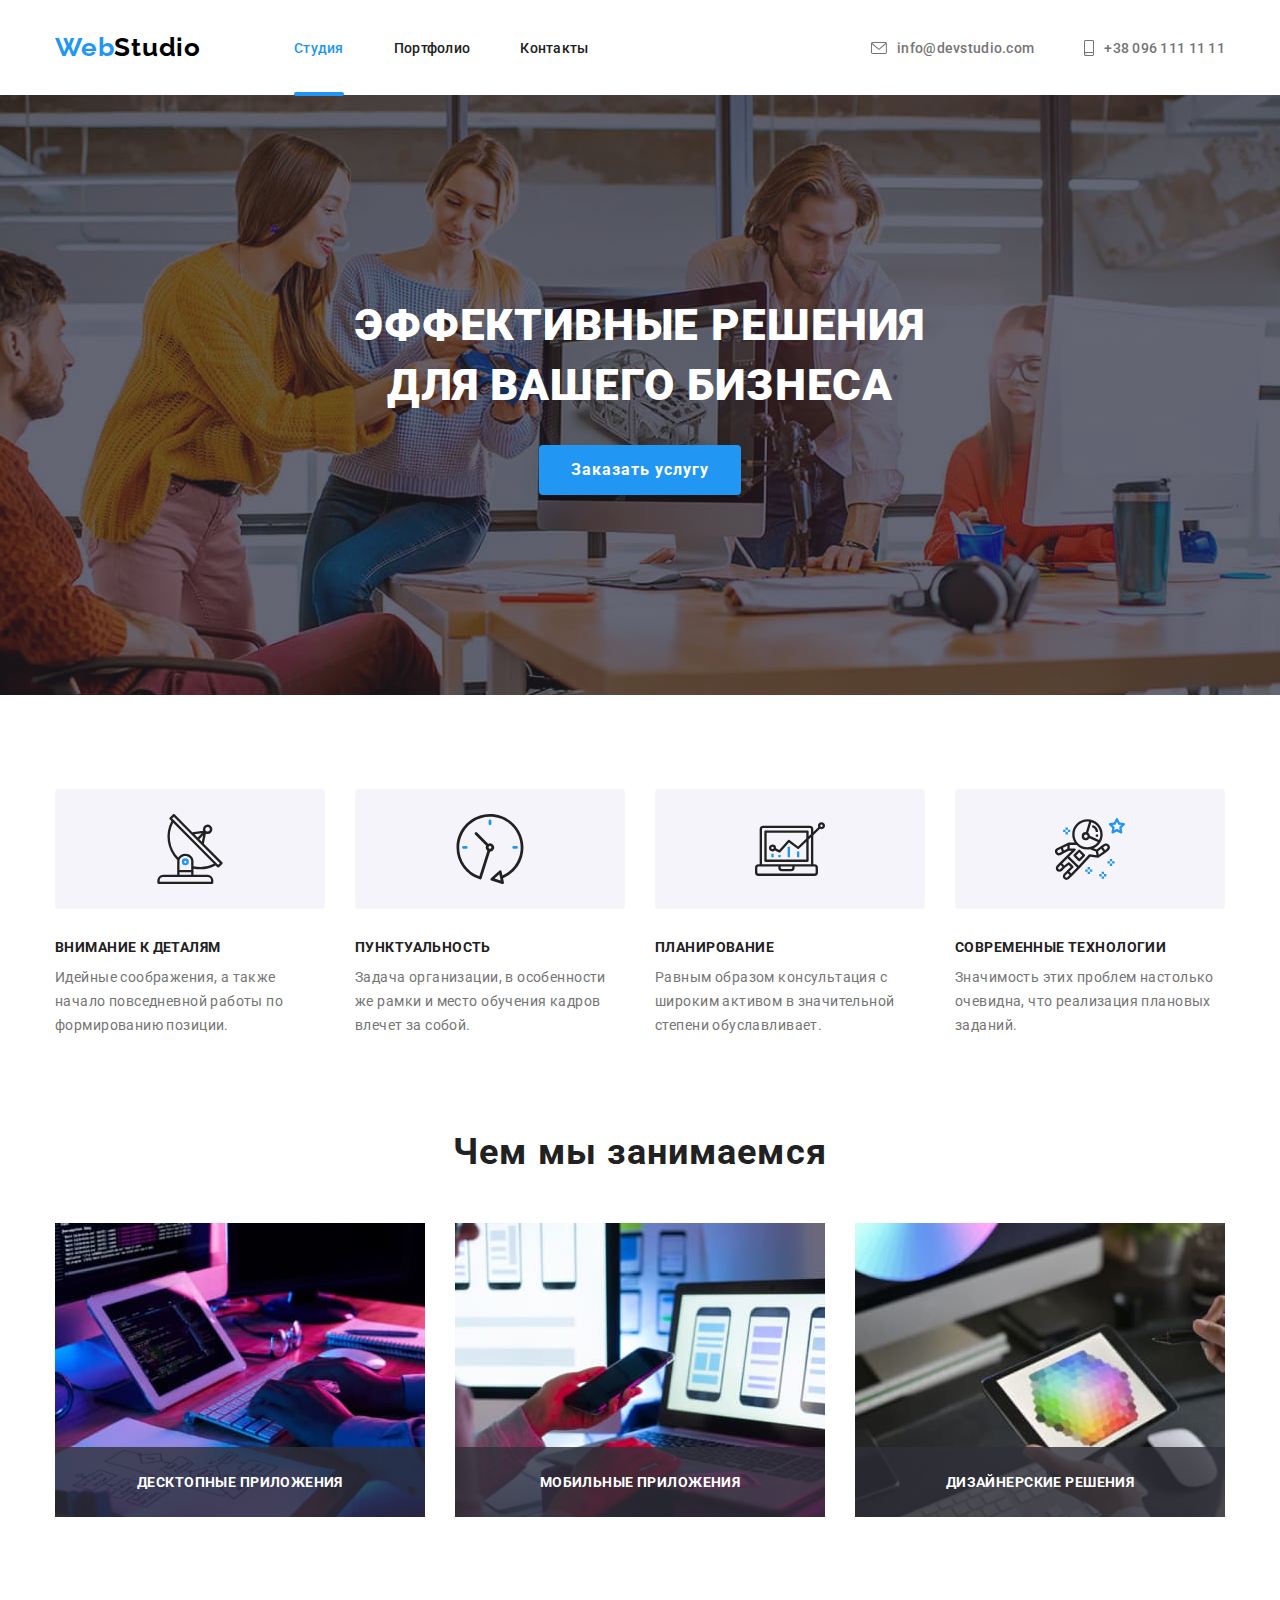
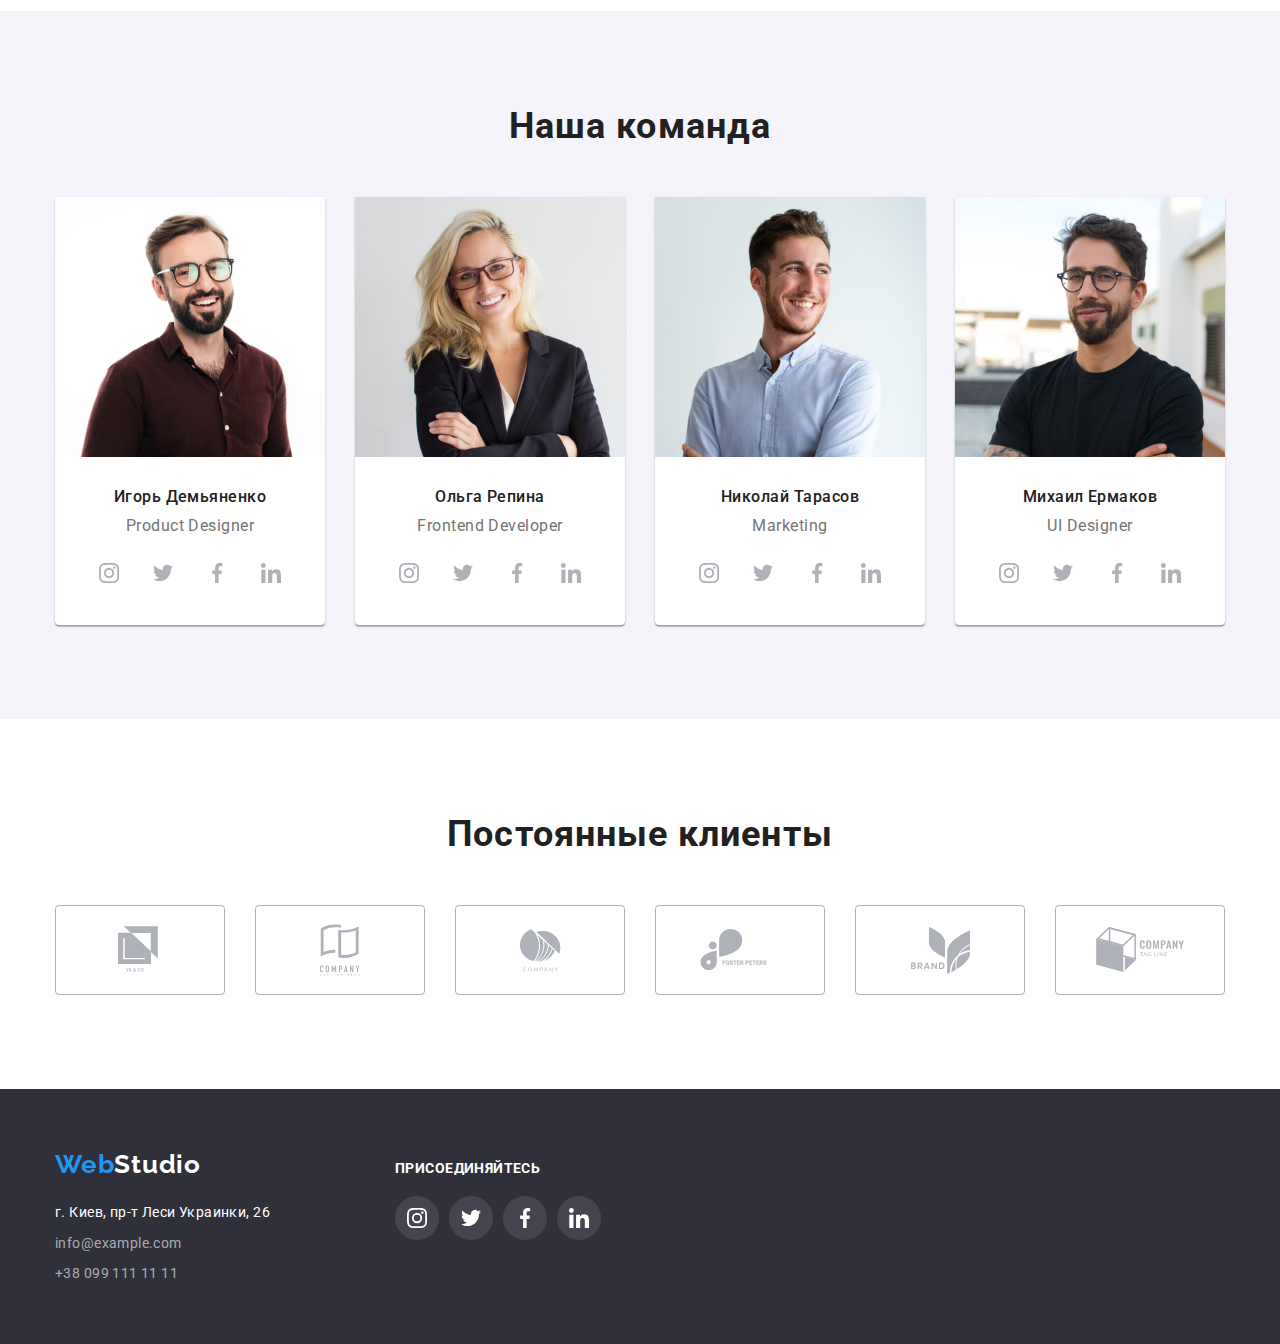
<file: index.html>
<!DOCTYPE html>
<html lang="ru">
  <head>
    <meta charset="UTF-8" />
    <title>WebStudio</title>
    <link
      href="https://fonts.googleapis.com/css2?family=Roboto:wght@400;500;700;900&family=Raleway:wght@700&display=swap"
      rel="stylesheet"
    />
    <link rel="stylesheet" href="/css/normalize.css" />
    <link rel="stylesheet" href="./css/style.css" />
  </head>

  <body>
    <header class="page-header">
      <div class="container flexbox">
        <nav class="nav flexbox">
          <a class="logo" href="index.html" lang="en"
            >Web<span class="logo-title">Studio</span></a
          >
          <ul class="flexbox">
            <li class="menu-nav">
              <a class="link current" href="index.html">Студия</a>
            </li>
            <li class="menu-nav">
              <a class="link" href="portfolio.html">Портфолио</a>
            </li>
            <li class="menu-nav"><a class="link" href="#">Контакты</a></li>
          </ul>
        </nav>
        <ul class="flexbox contacts-info">
          <li class="menu-nav">
            <a class="link contacts" href="mailto:info@devstudio.com"
              ><svg class="logo-info" width="16" height="12">
                <use href="./svg/incomoon/symbol-defs.svg#envelope"></use>
              </svg>
              info@devstudio.com</a
            >
          </li>
          <li class="menu-nav">
            <a class="link contacts" href="tel:+380961111111"
              ><svg class="logo-info" width="10" height="16">
                <use href="./svg/incomoon/symbol-defs.svg#smartphone"></use>
              </svg>
              +38 096 111 11 11</a
            >
          </li>
        </ul>
      </div>
    </header>
    <main>
      <section class="section-hero">
        <div class="hero">
          <h1 class="hero-title">
            Эффективные решения
            <br />
            для вашего бизнеса
          </h1>
          <button type="button" class="btn" data-modal-open>
            Заказать услугу
          </button>
        </div>
      </section>
      <section class="section our-adv">
        <div class="container">
          <h2 hidden>Наши преимущества</h2>
          <ul class="flexbox">
            <li class="item list-adv">
              <h3 class="section-item">Внимание к деталям</h3>
              <p class="description">
                Идейные соображения, а также начало повседневной работы по
                формированию позиции.
              </p>
            </li>
            <li class="item list-adv">
              <h3 class="section-item">Пунктуальность</h3>
              <p class="description">
                Задача организации, в особенности же рамки и место обучения
                кадров влечет за собой.
              </p>
            </li>
            <li class="item list-adv">
              <h3 class="section-item">Планирование</h3>
              <p class="description">
                Равным образом консультация с широким активом в значительной
                степени обуславливает.
              </p>
            </li>
            <li class="item list-adv">
              <h3 class="section-item">Современные технологии</h3>
              <p class="description">
                Значимость этих проблем настолько очевидна, что реализация
                плановых заданий.
              </p>
            </li>
          </ul>
        </div>
      </section>
      <section class="section">
        <div class="container">
          <h2 class="section-title">Чем мы занимаемся</h2>
          <ul class="flexbox">
            <li class="thumb item">
              <img
                src="./img/img1.jpg"
                width="370"
                height="294"
                alt="Pазработка сайта"
              />
              <p class="label">Десктопные приложения</p>
            </li>
            <li class="thumb item">
              <img
                src="./img/img2.jpg"
                width="370"
                height="294"
                alt="Pазработка мобильных приложений"
              />
              <p class="label">Мобильные приложения</p>
            </li>
            <li class="thumb item">
              <img
                src="./img/img3.jpg"
                width="370"
                height="294"
                alt="Дизайнерские решения"
              />
              <p class="label">Дизайнерские решения</p>
            </li>
          </ul>
        </div>
      </section>
      <section class="section our-team">
        <div class="container">
          <h2 class="section-title">Наша команда</h2>
          <ul class="flexbox">
            <li class="item foto-team">
              <img
                src="./img/foto1.jpg"
                width="270"
                height="260"
                alt="Дизайнер продуктов Игорь Демьяненко"
              />
              <h3 class="our-team-title">Игорь Демьяненко</h3>
              <p class="position" lang="en">Product Designer</p>
              <ul class="flexbox icon-container">
                <li class="icon">
                  <a
                    class="link-icon"
                    href="https://www.instagram.com/"
                    target="_blank"
                    rel="noopener noreferrer"
                    aria-label="ссылка Инстаграм"
                  >
                    <svg class="social-icon">
                      <use
                        href="./svg/incomoon/symbol-defs.svg#instagram2"
                      ></use>
                    </svg>
                  </a>
                </li>
                <li class="icon">
                  <a
                    class="link-icon"
                    href="https://twitter.com/"
                    target="_blank"
                    rel="noopener noreferrer"
                    aria-label="ссылка Твиттер"
                  >
                    <svg class="social-icon">
                      <use href="./svg/incomoon/symbol-defs.svg#twitter1"></use>
                    </svg>
                  </a>
                </li>
                <li class="icon">
                  <a
                    class="link-icon"
                    href="https://facebook.com/"
                    target="_blank"
                    rel="noopener noreferrer"
                    aria-label="ссылка Фейсбук"
                  >
                    <svg class="social-icon">
                      <use
                        href="./svg/incomoon/symbol-defs.svg#facebook1"
                      ></use>
                    </svg>
                  </a>
                </li>
                <li class="icon">
                  <a
                    class="link-icon"
                    href="https://www.linkedin.com/"
                    target="_blank"
                    rel="noopener noreferrer"
                    aria-label="ссылка Линкедин"
                  >
                    <svg class="social-icon">
                      <use
                        href="./svg/incomoon/symbol-defs.svg#linkedin1"
                      ></use>
                    </svg>
                  </a>
                </li>
              </ul>
            </li>

            <li class="item foto-team">
              <img
                src="./img/foto2.jpg"
                width="270"
                height="260"
                alt="Фронтенд разработчик Ольга Репина"
              />
              <h3 class="our-team-title">Ольга Репина</h3>
              <p class="position" lang="en">Frontend Developer</p>
              <ul class="flexbox icon-container">
                <li class="icon">
                  <a
                    class="link-icon"
                    href="https://www.instagram.com/"
                    target="_blank"
                    rel="noopener noreferrer"
                    aria-label="ссылка Инстаграм"
                  >
                    <svg class="social-icon">
                      <use
                        href="./svg/incomoon/symbol-defs.svg#instagram2"
                      ></use>
                    </svg>
                  </a>
                </li>
                <li class="icon">
                  <a
                    class="link-icon"
                    href="https://twitter.com/"
                    target="_blank"
                    rel="noopener noreferrer"
                    aria-label="ссылка Твиттер"
                  >
                    <svg class="social-icon">
                      <use href="./svg/incomoon/symbol-defs.svg#twitter1"></use>
                    </svg>
                  </a>
                </li>
                <li class="icon">
                  <a
                    class="link-icon"
                    href="https://facebook.com/"
                    target="_blank"
                    rel="noopener noreferrer"
                    aria-label="ссылка Фейсбук"
                  >
                    <svg class="social-icon">
                      <use
                        href="./svg/incomoon/symbol-defs.svg#facebook1"
                      ></use>
                    </svg>
                  </a>
                </li>
                <li class="icon">
                  <a
                    class="link-icon"
                    href="https://www.linkedin.com/"
                    target="_blank"
                    rel="noopener noreferrer"
                    aria-label="ссылка Линкедин"
                  >
                    <svg class="social-icon">
                      <use
                        href="./svg/incomoon/symbol-defs.svg#linkedin1"
                      ></use>
                    </svg>
                  </a>
                </li>
              </ul>
            </li>
            <li class="item foto-team">
              <img
                src="./img/foto3.jpg"
                width="270"
                height="260"
                alt="Маркетолог Николай Тарасов"
              />
              <h3 class="our-team-title">Николай Тарасов</h3>
              <p class="position" lang="en">Marketing</p>
              <ul class="flexbox icon-container">
                <li class="icon">
                  <a
                    class="link-icon"
                    href="https://www.instagram.com/"
                    target="_blank"
                    rel="noopener noreferrer"
                    aria-label="ссылка Инстаграм"
                  >
                    <svg class="social-icon">
                      <use
                        href="./svg/incomoon/symbol-defs.svg#instagram2"
                      ></use>
                    </svg>
                  </a>
                </li>
                <li class="icon">
                  <a
                    class="link-icon"
                    href="https://twitter.com/"
                    target="_blank"
                    rel="noopener noreferrer"
                    aria-label="ссылка Твиттер"
                  >
                    <svg class="social-icon">
                      <use href="./svg/incomoon/symbol-defs.svg#twitter1"></use>
                    </svg>
                  </a>
                </li>
                <li class="icon">
                  <a
                    class="link-icon"
                    href="https://facebook.com/"
                    target="_blank"
                    rel="noopener noreferrer"
                    aria-label="ссылка Фейсбук"
                  >
                    <svg class="social-icon">
                      <use
                        href="./svg/incomoon/symbol-defs.svg#facebook1"
                      ></use>
                    </svg>
                  </a>
                </li>
                <li class="icon">
                  <a
                    class="link-icon"
                    href="https://www.linkedin.com/"
                    target="_blank"
                    rel="noopener noreferrer"
                    aria-label="ссылка Линкедин"
                  >
                    <svg class="social-icon">
                      <use
                        href="./svg/incomoon/symbol-defs.svg#linkedin1"
                      ></use>
                    </svg>
                  </a>
                </li>
              </ul>
            </li>
            <li class="item foto-team">
              <img
                src="./img/foto4.jpg"
                width="270"
                height="260"
                alt="Дизайнер интерфейсов Михаил Ермаков"
              />
              <h3 class="our-team-title">Михаил Ермаков</h3>
              <p class="position" lang="en">UI Designer</p>
              <ul class="flexbox icon-container">
                <li class="icon">
                  <a
                    class="link-icon"
                    href="https://www.instagram.com/"
                    target="_blank"
                    rel="noopener noreferrer"
                    aria-label="ссылка Инстаграм"
                  >
                    <svg class="social-icon">
                      <use
                        href="./svg/incomoon/symbol-defs.svg#instagram2"
                      ></use>
                    </svg>
                  </a>
                </li>
                <li class="icon">
                  <a
                    class="link-icon"
                    href="https://twitter.com/"
                    target="_blank"
                    rel="noopener noreferrer"
                    aria-label="ссылка Твиттер"
                  >
                    <svg class="social-icon">
                      <use href="./svg/incomoon/symbol-defs.svg#twitter1"></use>
                    </svg>
                  </a>
                </li>
                <li class="icon">
                  <a
                    class="link-icon"
                    href="https://facebook.com/"
                    target="_blank"
                    rel="noopener noreferrer"
                    aria-label="ссылка Фейсбук"
                  >
                    <svg class="social-icon">
                      <use
                        href="./svg/incomoon/symbol-defs.svg#facebook1"
                      ></use>
                    </svg>
                  </a>
                </li>
                <li class="icon">
                  <a
                    class="link-icon"
                    href="https://www.linkedin.com/"
                    target="_blank"
                    rel="noopener noreferrer"
                    aria-label="ссылка Линкедин"
                  >
                    <svg class="social-icon">
                      <use
                        href="./svg/incomoon/symbol-defs.svg#linkedin1"
                      ></use>
                    </svg>
                  </a>
                </li>
              </ul>
            </li>
          </ul>
        </div>
      </section>
      <section class="section">
        <div class="container">
          <h2 class="section-title">Постоянные клиенты</h2>
          <ul class="flexbox">
            <li class="item logo-company">
              <a class="link-logo" href="#">
                <svg class="logo-icon" width="44" height="49">
                  <use href="./svg/incomoon/symbol-defs.svg#logo1"></use>
                </svg>
              </a>
            </li>
            <li class="item">
              <a class="link-logo" href="#">
                <svg class="logo-icon" width="40" height="52">
                  <use href="./svg/incomoon/symbol-defs.svg#logo2"></use>
                </svg>
              </a>
            </li>
            <li class="item">
              <a class="link-logo" href="#">
                <svg class="logo-icon" width="41" height="43">
                  <use href="./svg/incomoon/symbol-defs.svg#logo3"></use>
                </svg>
              </a>
            </li>
            <li class="item">
              <a class="link-logo" href="#">
                <svg class="logo-icon" width="80" height="42">
                  <use href="./svg/incomoon/symbol-defs.svg#logo4"></use>
                </svg>
              </a>
            </li>
            <li class="item">
              <a class="link-logo" href="#">
                <svg class="logo-icon" width="59" height="47">
                  <use href="./svg/incomoon/symbol-defs.svg#logo5"></use>
                </svg>
              </a>
            </li>
            <li class="item">
              <a class="link-logo" href="#">
                <svg class="logo-icon" width="88.5" height="45.5">
                  <use href="./svg/incomoon/symbol-defs.svg#logo6"></use>
                </svg>
              </a>
            </li>
          </ul>
        </div>
      </section>
    </main>
    <footer class="footer-section">
      <div class="container">
        <a class="logo" href="index.html" lang="en"
          >Web<span class="logo-title-2">Studio</span></a
        >
        <div class="flexbox">
          <address class="address-title">
            <ul>
              <li>
                <a
                  class="address-link"
                  href="https://www.google.com/maps/place/%D0%B1%D1%83%D0%BB%D1%8C%D0%B2%D0%B0%D1%80+%D0%9B%D0%B5%D1%81%D1%96+%D0%A3%D0%BA%D1%80%D0%B0%D1%97%D0%BD%D0%BA%D0%B8,+26,+%D0%9A%D0%B8%D1%97%D0%B2,+02000/@50.4265841,30.5361971,17z/data=!3m1!4b1!4m5!3m4!1s0x40d4cf0e033ecbe9:0x57a4dffefec77da0!8m2!3d50.4265807!4d30.5383858"
                  target="_blank"
                  rel="noopener noreferrer"
                >
                  г. Киев, пр-т Леси Украинки, 26
                </a>
              </li>
              <li class="contacts-position">
                <a class="contacts-link" href="mailto:info@example.com"
                  >info@example.com</a
                >
              </li>
              <li>
                <a class="contacts-link" href="tel:+380991111111"
                  >+38 099 111 11 11</a
                >
              </li>
            </ul>
          </address>
          <div>
            <b class="join">присоединяйтесь</b>
            <ul class="flexbox">
              <li class="icon">
                <a
                  class="link-icon social insta"
                  href="#"
                  target="_blank"
                  rel="noopener noreferrer"
                  aria-label="ссылка на Инстаграм"
                ></a>
              </li>
              <li class="icon">
                <a
                  class="link-icon social twt"
                  href="#"
                  target="_blank"
                  rel="noopener noreferrer"
                  aria-label="ссылка на Твиттер"
                ></a>
              </li>
              <li class="icon">
                <a
                  class="link-icon social fe"
                  href="#"
                  target="_blank"
                  rel="noopener noreferrer"
                  aria-label="ссылка на Фейсбук"
                ></a>
              </li>
              <li class="icon">
                <a
                  class="link-icon social lin"
                  href="#"
                  target="_blank"
                  rel="noopener noreferrer"
                  aria-label="ссылка на Линкедин"
                ></a>
              </li>
            </ul>
          </div>
        </div>
      </div>
    </footer>
    <div class="backdrop is-hidden" data-modal>
      <div class="modal">
        <button class="btn-close" data-modal-close>
          <svg class="close-icon" width="18" height="18">
            <use href="./svg/incomoon/symbol-defs.svg#close"></use>
          </svg>
        </button>
      </div>
    </div>
    <script src="./js/script.js"></script>
  </body>
</html>
</file>
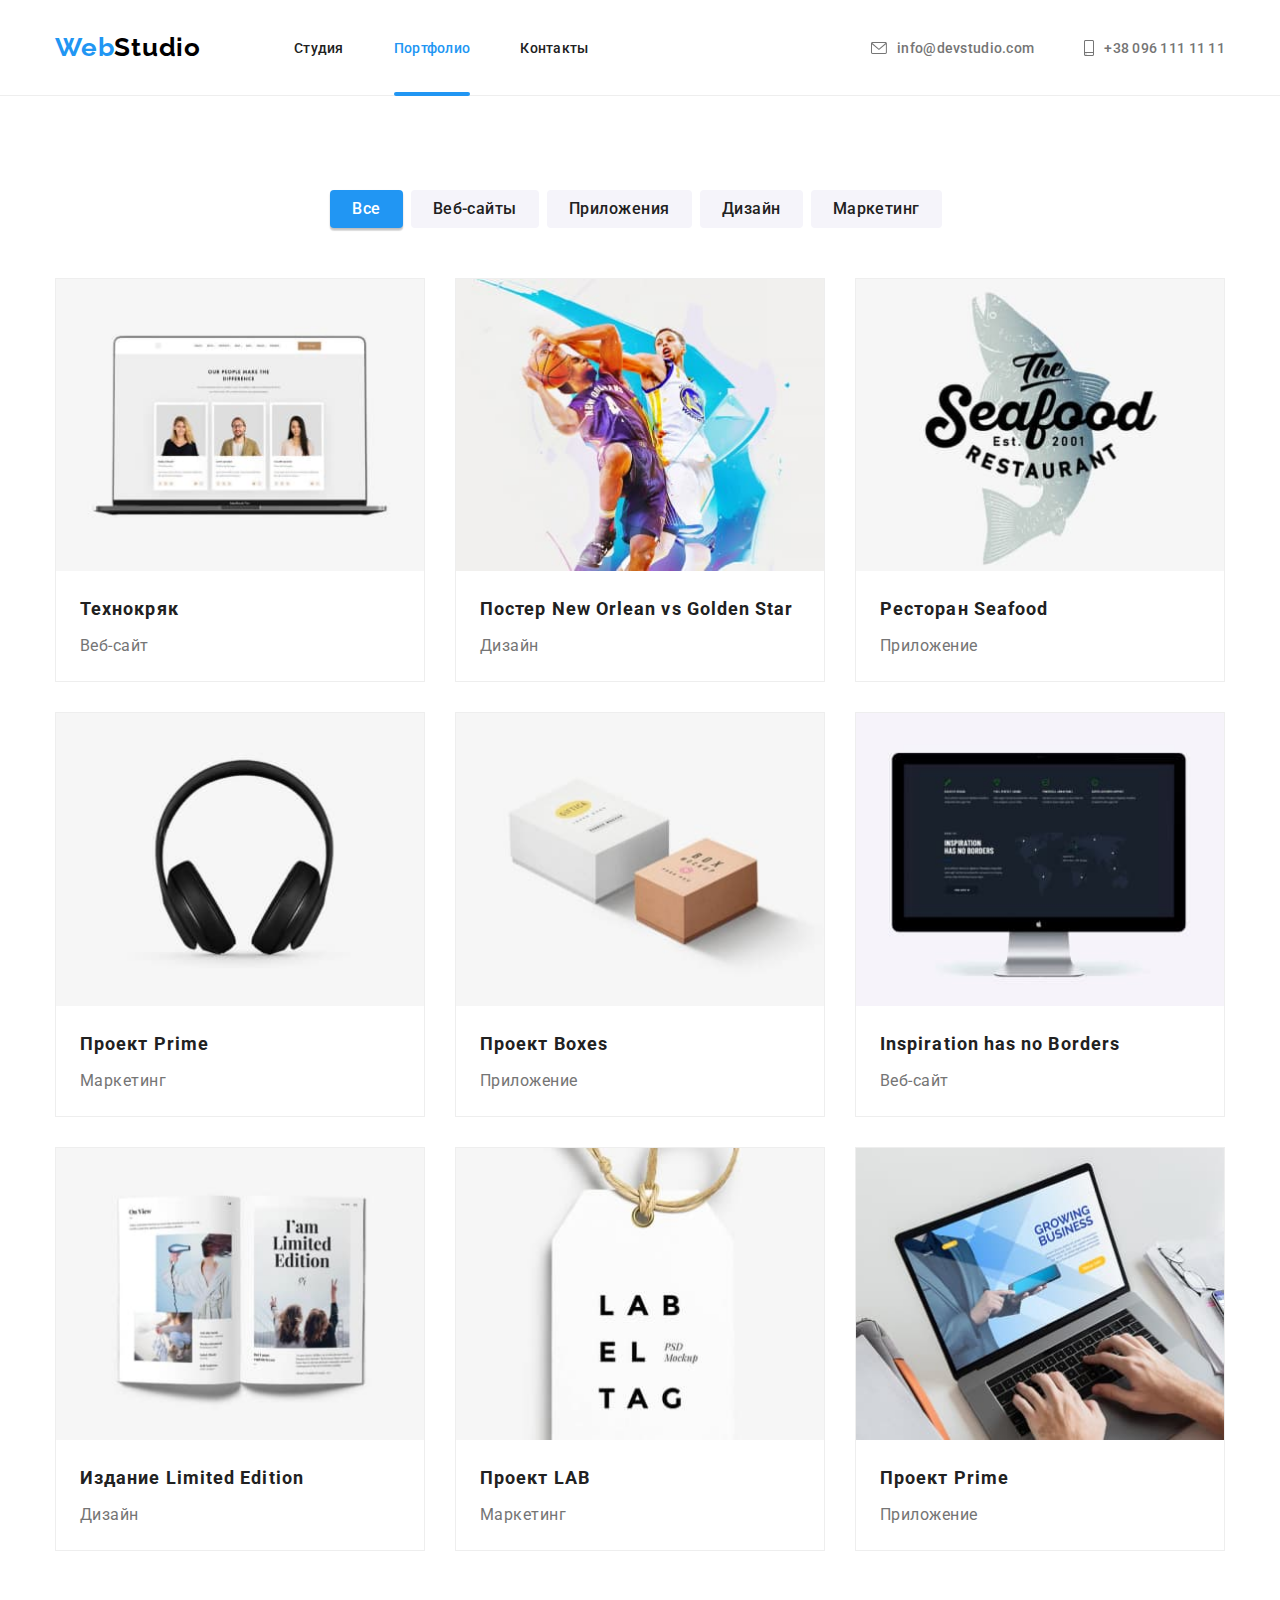
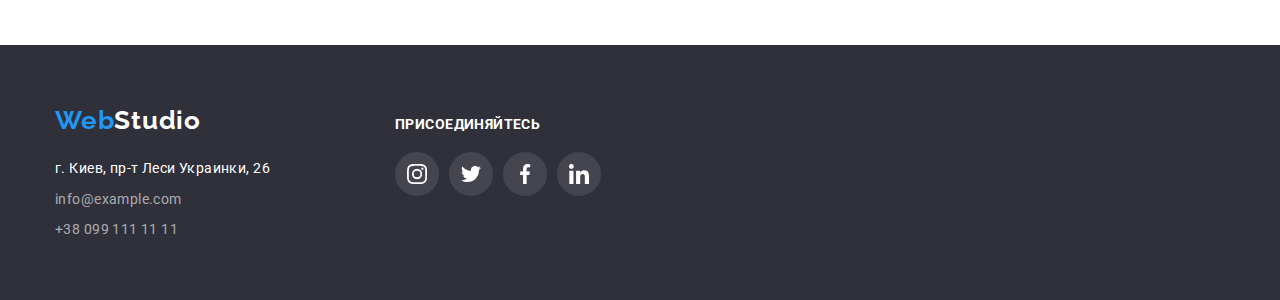
<file: portfolio.html>
<!DOCTYPE html>
<html lang="ru">
  <head>
    <meta charset="UTF-8" />
    <title>Портфолио</title>
    <link
      href="https://fonts.googleapis.com/css2?family=Roboto:wght@400;500;700;900&family=Raleway:wght@700&display=fallback"
      rel="stylesheet"
    />
    <link rel="stylesheet" href="/css/normalize.css" />
    <link rel="stylesheet" href="./css/style.css" />
  </head>

  <body>
    <header class="page-header border">
      <div class="container flexbox">
        <nav class="nav flexbox">
          <a class="logo" href="index.html" lang="en"
            >Web<span class="logo-title">Studio</span></a
          >
          <ul class="flexbox">
            <li class="menu-nav">
              <a class="link" href="index.html">Студия</a>
            </li>
            <li class="menu-nav">
              <a class="link current" href="portfolio.html">Портфолио</a>
            </li>
            <li class="menu-nav"><a class="link" href="#">Контакты</a></li>
          </ul>
        </nav>
        <ul class="flexbox contacts-info">
          <li class="menu-nav">
            <a class="link contacts" href="mailto:info@devstudio.com"
              ><svg class="logo-info" width="16" height="12">
                <use href="./svg/incomoon/symbol-defs.svg#envelope"></use>
              </svg>
              info@devstudio.com</a
            >
          </li>
          <li class="menu-nav">
            <a class="link contacts" href="tel:+380961111111"
              ><svg class="logo-info" width="10" height="16">
                <use href="./svg/incomoon/symbol-defs.svg#smartphone"></use>
              </svg>
              +38 096 111 11 11</a
            >
          </li>
        </ul>
      </div>
    </header>
    <main>
      <section class="section">
        <div class="container">
          <h1 hidden id="portfolio">Портфолио</h1>
          <nav>
            <ul class="flexbox btn-menu">
              <li>
                <button type="button" class="button current-btn">Все</button>
              </li>
              <li><button type="button" class="button">Веб-сайты</button></li>
              <li><button type="button" class="button">Приложения</button></li>
              <li><button type="button" class="button">Дизайн</button></li>
              <li><button type="button" class="button">Маркетинг</button></li>
            </ul>
          </nav>
          <h2 hidden id="all">Все</h2>
          <ul class="flexbox card">
            <li class="card-item">
              <div class="card-box">
                <div class="card-overlay">
                  <p>
                    Технокряк это современная площадка распространения
                    коронавируса. Компании используют эту платформу для
                    цифрового шпионажа и атак на защищённые сервера конкурентов.
                  </p>
                </div>
                <img
                  src="./img.portfolio/img1.jpg"
                  width="370"
                  height="294"
                  alt="Монитор ноутбука с открытым веб-сайтом"
                />
              </div>
              <div class="title-position">
                <h3 class="portfolio-title">Технокряк</h3>
                <p class="portfolio-description">Веб-сайт</p>
              </div>
            </li>

            <li class="card-item">
              <img
                src="img.portfolio/img2.jpg"
                width="370"
                height="294"
                alt="Два баскетболиста играют в баскетбол"
              />
              <div class="title-position">
                <h3 class="portfolio-title">
                  Постер New Orlean vs Golden Star
                </h3>
                <p class="portfolio-description">Дизайн</p>
              </div>
            </li>
            <li class="card-item">
              <img
                src="img.portfolio/img3.jpg"
                width="370"
                height="294"
                alt="Надпись ''The seafood restaurant'' на фоне серой рыбы"
              />
              <div class="title-position">
                <h3 class="portfolio-title">Ресторан Seafood</h3>
                <p class="portfolio-description">Приложение</p>
              </div>
            </li>
            <li class="card-item">
              <img
                src="img.portfolio/img4.jpg"
                width="370"
                height="294"
                alt="Мониторные наушники"
              />
              <div class="title-position">
                <h3 class="portfolio-title">Проект Prime</h3>
                <p class="portfolio-description">Маркетинг</p>
              </div>
            </li>
            <li class="card-item">
              <img
                src="img.portfolio/img5.jpg"
                width="370"
                height="294"
                alt="Две небольших коробочки в 3d изображении"
              />
              <div class="title-position">
                <h3 class="portfolio-title">Проект Boxes</h3>
                <p class="portfolio-description">Приложение</p>
              </div>
            </li>
            <li class="card-item">
              <img
                src="img.portfolio/img6.jpg"
                width="370"
                height="294"
                alt="Монитор компьютера с открытым веб-сайтом"
              />
              <div class="title-position">
                <h3 class="portfolio-title">Inspiration has no Borders</h3>
                <p class="portfolio-description">Веб-сайт</p>
              </div>
            </li>
            <li class="card-item">
              <img
                src="img.portfolio/img7.jpg"
                width="370"
                height="294"
                alt="открытая книга с картинками"
              />
              <div class="title-position">
                <h3 class="portfolio-title">Издание Limited Edition</h3>
                <p class="portfolio-description">Дизайн</p>
              </div>
            </li>
            <li class="card-item">
              <img
                src="img.portfolio/img8.jpg"
                width="370"
                height="294"
                alt="Белый ярлык на веревке с надписью черными буквами ''LAB EL TAG PSD Mockup''"
              />
              <div class="title-position">
                <h3 class="portfolio-title">Проект LAB</h3>
                <p class="portfolio-description">Маркетинг</p>
              </div>
            </li>
            <li class="card-item">
              <img
                src="img.portfolio/img9.jpg"
                width="370"
                height="294"
                alt="Работа за ноутбуком, открытым на веб-сайте"
              />
              <div class="title-position">
                <h3 class="portfolio-title">Проект Prime</h3>
                <p class="portfolio-description">Приложение</p>
              </div>
            </li>
          </ul>
        </div>
      </section>
    </main>
    <footer class="footer-section">
      <div class="container">
        <a class="logo" href="index.html" lang="en"
          >Web<span class="logo-title-2">Studio</span></a
        >
        <div class="flexbox">
          <address class="address-title">
            <ul>
              <li>
                <a
                  class="address-link"
                  href="https://www.google.com/maps/place/%D0%B1%D1%83%D0%BB%D1%8C%D0%B2%D0%B0%D1%80+%D0%9B%D0%B5%D1%81%D1%96+%D0%A3%D0%BA%D1%80%D0%B0%D1%97%D0%BD%D0%BA%D0%B8,+26,+%D0%9A%D0%B8%D1%97%D0%B2,+02000/@50.4265841,30.5361971,17z/data=!3m1!4b1!4m5!3m4!1s0x40d4cf0e033ecbe9:0x57a4dffefec77da0!8m2!3d50.4265807!4d30.5383858"
                  target="_blank"
                  rel="noopener noreferrer"
                >
                  г. Киев, пр-т Леси Украинки, 26
                </a>
              </li>
              <li class="contacts-position">
                <a class="contacts-link" href="mailto:info@example.com"
                  >info@example.com</a
                >
              </li>
              <li>
                <a class="contacts-link" href="tel:+380991111111"
                  >+38 099 111 11 11</a
                >
              </li>
            </ul>
          </address>
          <div>
            <b class="join">присоединяйтесь</b>
            <ul class="flexbox">
              <li class="icon">
                <a
                  class="link-icon social insta"
                  href="#"
                  target="_blank"
                  rel="noopener noreferrer"
                  aria-label="ссылка на Инстаграм"
                ></a>
              </li>
              <li class="icon">
                <a
                  class="link-icon social twt"
                  href="#"
                  target="_blank"
                  rel="noopener noreferrer"
                  aria-label="ссылка на Твиттер"
                ></a>
              </li>
              <li class="icon">
                <a
                  class="link-icon social fe"
                  href="#"
                  target="_blank"
                  rel="noopener noreferrer"
                  aria-label="ссылка на Фейсбук"
                ></a>
              </li>
              <li class="icon">
                <a
                  class="link-icon social lin"
                  href="#"
                  target="_blank"
                  rel="noopener noreferrer"
                  aria-label="ссылка на Линкедин"
                ></a>
              </li>
            </ul>
          </div>
        </div>
      </div>
    </footer>
  </body>
</html>
</file>
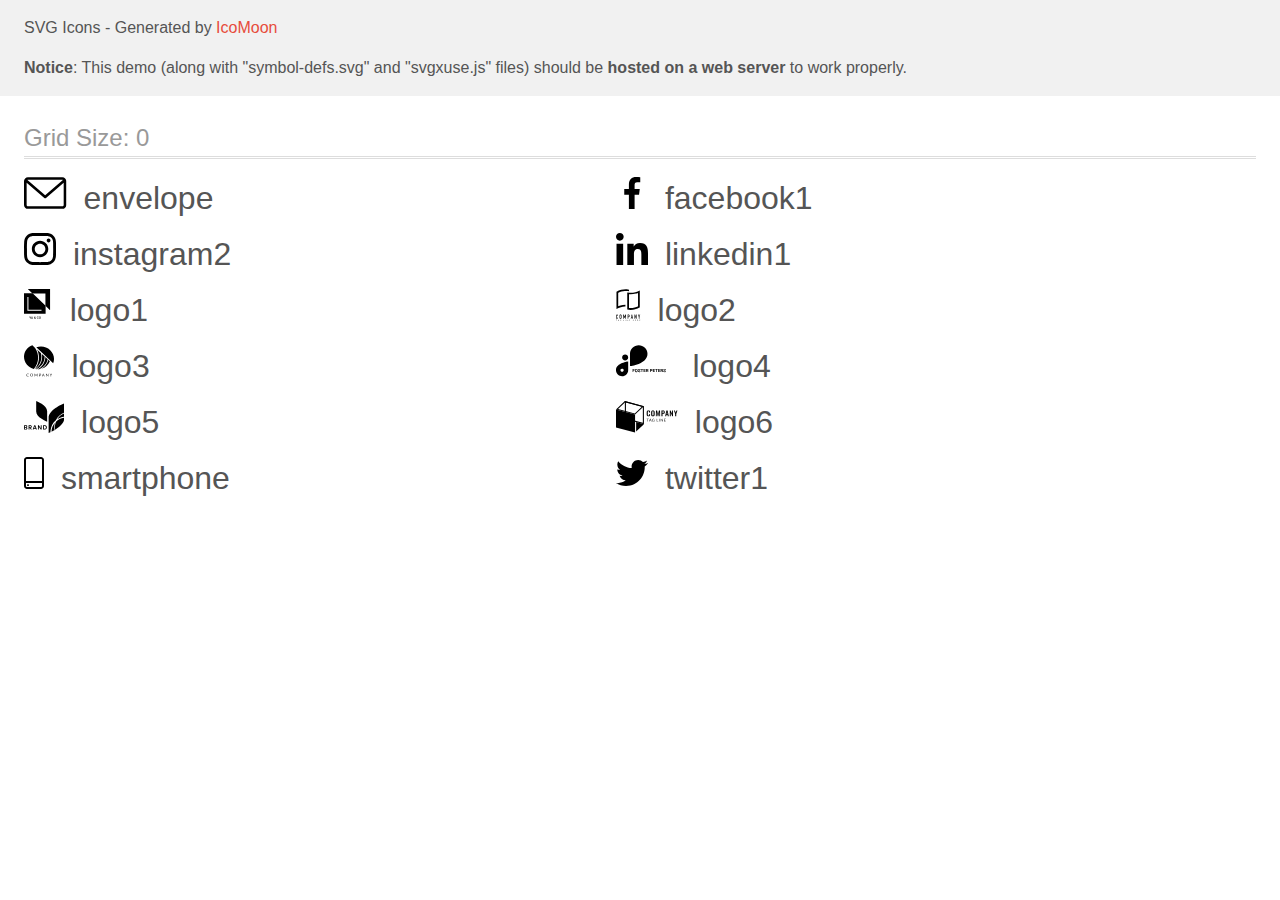
<file: svg/incomoon/demo-external-svg.html>
<!doctype html>
<html>
<head>
    <title>IcoMoon - SVG Icons</title>
    <meta charset="utf-8">
    <meta name="viewport" content="width=device-width, initial-scale=1">
    <link rel="stylesheet" href="demo-files/demo.css">
    <link rel="stylesheet" href="style.css">
</head>
<body>
<header class="bgc1 clearfix">
<div class="mhl">
    <p>SVG Icons - Generated by <a href="https://icomoon.io/app">IcoMoon</a></p><p><strong>Notice</strong>: This demo (along with "symbol-defs.svg" and "svgxuse.js" files) should be <b>hosted on a web server</b> to work properly.</p>
</div>
</header>
    <div class="clearfix mhl ptl">
        <h1 class="mvm mtn fgc1">Grid Size: 0</h1>
        <div class="glyph fs1">
            <div class="clearfix pbs">
                <svg class="icon envelope"><use xlink:href="symbol-defs.svg#envelope"></use></svg><span class="name"> envelope</span>
            </div>
        </div>
        <div class="glyph fs1">
            <div class="clearfix pbs">
                <svg class="icon facebook1"><use xlink:href="symbol-defs.svg#facebook1"></use></svg><span class="name"> facebook1</span>
            </div>
        </div>
        <div class="glyph fs1">
            <div class="clearfix pbs">
                <svg class="icon instagram2"><use xlink:href="symbol-defs.svg#instagram2"></use></svg><span class="name"> instagram2</span>
            </div>
        </div>
        <div class="glyph fs1">
            <div class="clearfix pbs">
                <svg class="icon linkedin1"><use xlink:href="symbol-defs.svg#linkedin1"></use></svg><span class="name"> linkedin1</span>
            </div>
        </div>
        <div class="glyph fs1">
            <div class="clearfix pbs">
                <svg class="icon logo1"><use xlink:href="symbol-defs.svg#logo1"></use></svg><span class="name"> logo1</span>
            </div>
        </div>
        <div class="glyph fs1">
            <div class="clearfix pbs">
                <svg class="icon logo2"><use xlink:href="symbol-defs.svg#logo2"></use></svg><span class="name"> logo2</span>
            </div>
        </div>
        <div class="glyph fs1">
            <div class="clearfix pbs">
                <svg class="icon logo3"><use xlink:href="symbol-defs.svg#logo3"></use></svg><span class="name"> logo3</span>
            </div>
        </div>
        <div class="glyph fs1">
            <div class="clearfix pbs">
                <svg class="icon logo4"><use xlink:href="symbol-defs.svg#logo4"></use></svg><span class="name"> logo4</span>
            </div>
        </div>
        <div class="glyph fs1">
            <div class="clearfix pbs">
                <svg class="icon logo5"><use xlink:href="symbol-defs.svg#logo5"></use></svg><span class="name"> logo5</span>
            </div>
        </div>
        <div class="glyph fs1">
            <div class="clearfix pbs">
                <svg class="icon logo6"><use xlink:href="symbol-defs.svg#logo6"></use></svg><span class="name"> logo6</span>
            </div>
        </div>
        <div class="glyph fs1">
            <div class="clearfix pbs">
                <svg class="icon smartphone"><use xlink:href="symbol-defs.svg#smartphone"></use></svg><span class="name"> smartphone</span>
            </div>
        </div>
        <div class="glyph fs1">
            <div class="clearfix pbs">
                <svg class="icon twitter1"><use xlink:href="symbol-defs.svg#twitter1"></use></svg><span class="name"> twitter1</span>
            </div>
        </div>
  </div>
<script defer src="svgxuse.js"></script>
</body>
</html>
</file>
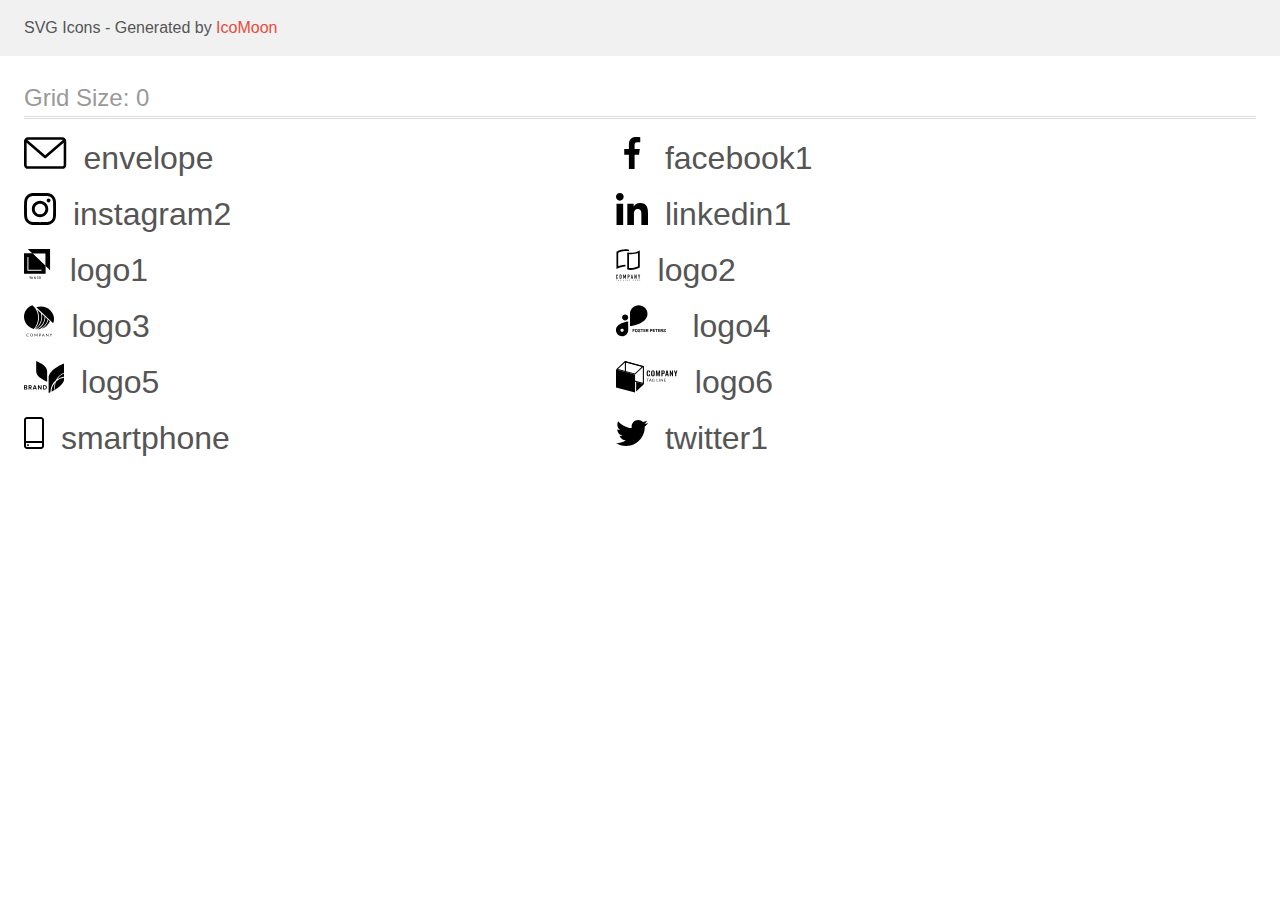
<file: svg/incomoon/demo.html>
<!doctype html>
<html>
<head>
    <title>IcoMoon - SVG Icons</title>
    <meta charset="utf-8">
    <meta name="viewport" content="width=device-width, initial-scale=1">
    <link rel="stylesheet" href="demo-files/demo.css">
    <link rel="stylesheet" href="style.css">
</head>
<body>
<svg aria-hidden="true" style="position: absolute; width: 0; height: 0; overflow: hidden;" version="1.1" xmlns="http://www.w3.org/2000/svg" xmlns:xlink="http://www.w3.org/1999/xlink">
<defs>
<symbol id="envelope" viewBox="0 0 43 32">
<path d="M38.667 0h-34.667c-2.205 0-4 1.795-4 4v24c0 2.205 1.795 4 4 4h34.667c2.205 0 4-1.795 4-4v-24c0-2.205-1.795-4-4-4zM38.667 2.667c0.181 0 0.355 0.037 0.512 0.104l-17.845 15.467-17.845-15.467c0.151-0.065 0.327-0.104 0.512-0.104h34.667zM38.667 29.333h-34.667c-0.736 0-1.333-0.597-1.333-1.333v0-22.413l17.792 15.421c0.233 0.203 0.539 0.327 0.875 0.327s0.642-0.124 0.876-0.328l-0.002 0.001 17.792-15.421v22.413c0 0.736-0.597 1.333-1.333 1.333v0z"></path>
</symbol>
<symbol id="facebook1" viewBox="0 0 32 32">
<path d="M21.328 5.312h2.923v-5.088c-1.232-0.143-2.66-0.224-4.108-0.224-0.052 0-0.104 0-0.156 0l0.008-0c-4.213 0-7.099 2.65-7.099 7.52v4.48h-4.646v5.688h4.646v14.312h5.699v-14.31h4.459l0.707-5.688h-5.168v-3.922c0-1.643 0.443-2.768 2.734-2.768z"></path>
</symbol>
<symbol id="instagram2" viewBox="0 0 32 32">
<path d="M31.968 9.408c-0.074-1.701-0.349-2.869-0.744-3.882-0.423-1.111-1.052-2.058-1.847-2.837l-0.001-0.001c-0.78-0.792-1.724-1.419-2.778-1.827l-0.054-0.018c-1.021-0.394-2.182-0.667-3.883-0.742-1.712-0.082-2.256-0.101-6.602-0.101-4.344 0-4.888 0.019-6.595 0.094-1.701 0.074-2.869 0.349-3.88 0.742-1.112 0.424-2.060 1.054-2.839 1.85l-0.001 0.001c-0.791 0.78-1.418 1.724-1.825 2.778l-0.018 0.054c-0.395 1.019-0.669 2.181-0.744 3.882-0.082 1.712-0.101 2.256-0.101 6.602 0 4.344 0.019 4.888 0.094 6.595 0.075 1.701 0.35 2.869 0.744 3.882 0.426 1.11 1.055 2.057 1.849 2.837l0.001 0.001c0.8 0.813 1.77 1.443 2.832 1.843 1.019 0.395 2.182 0.67 3.882 0.744 1.707 0.075 2.251 0.094 6.595 0.094 4.346 0 4.89-0.019 6.595-0.094 1.701-0.074 2.869-0.349 3.882-0.742 2.157-0.85 3.833-2.526 4.664-4.628l0.019-0.055c0.394-1.019 0.669-2.182 0.744-3.882 0.075-1.707 0.093-2.251 0.093-6.595s-0.006-4.888-0.080-6.595zM29.088 22.474c-0.070 1.563-0.333 2.406-0.552 2.97-0.551 1.399-1.638 2.486-3.001 3.024l-0.036 0.013c-0.563 0.219-1.413 0.482-2.97 0.55-1.688 0.075-2.194 0.094-6.464 0.094-4.269 0-4.782-0.019-6.464-0.094-1.563-0.069-2.406-0.331-2.97-0.55-0.721-0.269-1.334-0.676-1.836-1.192l-0.001-0.001c-0.517-0.503-0.924-1.117-1.184-1.803l-0.011-0.034c-0.218-0.563-0.48-1.413-0.549-2.97-0.075-1.688-0.094-2.195-0.094-6.464 0-4.27 0.019-4.784 0.094-6.464 0.069-1.563 0.331-2.406 0.549-2.97 0.269-0.722 0.678-1.337 1.198-1.837l0.002-0.002c0.504-0.517 1.119-0.923 1.806-1.182l0.034-0.011c0.56-0.219 1.411-0.48 2.968-0.55 1.688-0.074 2.194-0.093 6.464-0.093 4.275 0 4.782 0.019 6.464 0.093 1.562 0.069 2.406 0.331 2.97 0.55 0.693 0.256 1.325 0.662 1.837 1.194 0.531 0.52 0.938 1.144 1.195 1.84 0.218 0.56 0.48 1.411 0.549 2.968 0.075 1.688 0.094 2.194 0.094 6.464 0 4.269-0.019 4.768-0.094 6.458z"></path>
<path d="M16.059 7.782c-4.539 0.002-8.218 3.682-8.219 8.221v0c0 0 0 0.001 0 0.002 0 4.541 3.681 8.222 8.222 8.222s8.222-3.681 8.222-8.222c0-4.541-3.681-8.222-8.222-8.222-0.001 0-0.001 0-0.002 0h0zM16.059 21.334c-2.945-0-5.332-2.388-5.332-5.333s2.388-5.333 5.333-5.333c0 0 0.001 0 0.001 0h-0c2.946 0 5.334 2.388 5.334 5.334s-2.388 5.334-5.334 5.334v0zM26.525 7.458c0 1.060-0.86 1.92-1.92 1.92s-1.92-0.86-1.92-1.92v0c0-1.060 0.86-1.92 1.92-1.92s1.92 0.86 1.92 1.92v0z"></path>
</symbol>
<symbol id="linkedin1" viewBox="0 0 32 32">
<path d="M31.992 32h0.008v-11.738c0-5.741-1.237-10.163-7.947-10.163-3.227 0-5.392 1.77-6.277 3.45h-0.093v-2.914h-6.365v21.363h6.627v-10.578c0-2.786 0.528-5.48 3.978-5.48 3.398 0 3.448 3.179 3.448 5.658v10.402h6.621zM0.528 10.635h6.635v21.365h-6.635v-21.365zM3.843 0c-2.123 0-3.843 1.721-3.843 3.843v0c0 2.12 1.722 3.878 3.843 3.878 2.12 0 3.842-1.757 3.842-3.878s-1.72-3.841-3.841-3.843h-0z"></path>
</symbol>
<symbol id="logo1" viewBox="0 0 29 32">
<path d="M3.84 0l4.677 4.428h13.046v12.351l4.677 4.428v-21.206h-22.4z"></path>
<path d="M0 4.241v20.6h21.76v-8.188l-13.105-12.407-8.655-0.005zM17.615 21.828h-14.172v-13.855h1.002v12.917h13.17v0.938zM6.266 28.662l0.524-1.078h0.438l-0.764 1.437v0.838h-0.397v-0.838l-0.764-1.437h0.439l0.524 1.078zM8.513 29.329h-0.881l-0.184 0.53h-0.411l0.859-2.275h0.355l0.861 2.275h-0.413l-0.186-0.53zM7.743 29.010h0.659l-0.33-0.944-0.33 0.944zM10.071 29.244c0-0.105 0.029-0.202 0.086-0.289 0.058-0.089 0.17-0.193 0.339-0.314-0.069-0.083-0.131-0.176-0.182-0.276l-0.004-0.008c-0.031-0.066-0.050-0.144-0.052-0.226v-0c0-0.179 0.054-0.319 0.163-0.422s0.254-0.156 0.437-0.156c0.166 0 0.301 0.049 0.406 0.147 0.106 0.097 0.16 0.218 0.16 0.361 0 0.001 0 0.002 0 0.003 0 0.096-0.027 0.186-0.074 0.262l0.001-0.002c-0.063 0.095-0.142 0.174-0.233 0.236l-0.003 0.002-0.155 0.113 0.44 0.518c0.063-0.125 0.095-0.264 0.095-0.417h0.33c0 0.28-0.065 0.509-0.196 0.689l0.334 0.396h-0.44l-0.128-0.152c-0.154 0.115-0.348 0.183-0.558 0.183-0.008 0-0.017-0-0.025-0l0.001 0c-0.225 0-0.405-0.060-0.54-0.179-0.124-0.11-0.202-0.27-0.202-0.447 0-0.007 0-0.014 0-0.021l-0 0.001zM10.824 29.587c0.128 0 0.248-0.043 0.359-0.128l-0.497-0.586-0.049 0.035c-0.125 0.095-0.188 0.203-0.188 0.325 0 0.105 0.034 0.191 0.102 0.256 0.066 0.061 0.156 0.099 0.254 0.099 0.006 0 0.013-0 0.019-0l-0.001 0zM10.614 28.121c0 0.088 0.054 0.197 0.161 0.33l0.173-0.118 0.049-0.039c0.059-0.052 0.097-0.128 0.097-0.212 0-0.003-0-0.006-0-0.009v0c0-0.001 0-0.001 0-0.002 0-0.059-0.026-0.112-0.067-0.149l-0-0c-0.042-0.040-0.099-0.064-0.162-0.064-0.003 0-0.006 0-0.009 0h0c-0.003-0-0.006-0-0.010-0-0.066 0-0.126 0.029-0.167 0.075l-0 0c-0.041 0.048-0.066 0.111-0.066 0.179 0 0.003 0 0.007 0 0.010v-0zM14.748 29.118c-0.023 0.243-0.113 0.432-0.269 0.568s-0.364 0.204-0.623 0.204c-0.181 0-0.341-0.043-0.48-0.128-0.139-0.089-0.248-0.214-0.317-0.362l-0.002-0.005c-0.074-0.16-0.117-0.347-0.117-0.544 0-0.003 0-0.005 0-0.008v0-0.212c0-0.214 0.038-0.403 0.114-0.567 0.077-0.164 0.186-0.29 0.326-0.378 0.143-0.089 0.307-0.133 0.494-0.133 0.251 0 0.453 0.068 0.606 0.205s0.243 0.329 0.268 0.578h-0.394c-0.019-0.163-0.067-0.281-0.144-0.353-0.076-0.073-0.188-0.109-0.336-0.109-0.172 0-0.304 0.063-0.397 0.189-0.092 0.125-0.138 0.309-0.141 0.552v0.202c0 0.246 0.044 0.433 0.132 0.563s0.218 0.194 0.387 0.194c0.155 0 0.272-0.035 0.35-0.105s0.128-0.186 0.148-0.348h0.394zM16.918 28.78c0 0.223-0.038 0.419-0.115 0.588-0.077 0.168-0.188 0.297-0.332 0.388-0.143 0.090-0.307 0.134-0.494 0.134-0.184 0-0.349-0.045-0.493-0.134-0.146-0.094-0.261-0.225-0.332-0.38l-0.002-0.006c-0.075-0.163-0.119-0.354-0.119-0.555 0-0.008 0-0.015 0-0.023v0.001-0.128c0-0.222 0.038-0.418 0.117-0.588s0.19-0.3 0.333-0.389c0.144-0.091 0.308-0.136 0.493-0.136s0.35 0.045 0.493 0.134c0.143 0.089 0.255 0.217 0.333 0.384s0.118 0.362 0.118 0.584v0.126zM16.522 28.662c0-0.252-0.048-0.445-0.143-0.58-0.085-0.123-0.225-0.202-0.384-0.202-0.007 0-0.015 0-0.022 0.001l0.001-0c-0.005-0-0.011-0-0.016-0-0.159 0-0.299 0.079-0.384 0.2l-0.001 0.002c-0.096 0.133-0.145 0.323-0.147 0.567v0.131c0 0.25 0.049 0.444 0.146 0.58s0.233 0.205 0.406 0.205c0.175 0 0.31-0.067 0.403-0.2 0.095-0.133 0.142-0.328 0.142-0.584v-0.118z"></path>
</symbol>
<symbol id="logo2" viewBox="0 0 25 32">
<path d="M10.447 1.806h0.084c0.156 0 0.324 0.015 0.49 0.030 0.734 0.052 1.463 0.162 2.18 0.329v-1.762c-0.652-0.172-1.42-0.299-2.207-0.357l-0.042-0.002c-0.254-0.020-0.571-0.035-0.889-0.043l-0.021-0h-0.263c-1.523 0.006-3.040 0.201-4.514 0.582-1.68 0.418-3.293 1.075-4.79 1.948v17.475c1.312-0.729 2.832-1.339 4.431-1.75l0.135-0.029c1.123-0.3 2.433-0.51 3.78-0.586l0.052-0.002h0.052c0.217-0.011 0.433-0.017 0.655-0.018v-1.791c-1.78 0.024-3.493 0.264-5.129 0.695l0.147-0.033c-0.603 0.157-1.185 0.326-1.731 0.513l-0.623 0.212v-13.626l0.266-0.128c1.89-0.918 4.096-1.513 6.425-1.649l0.047-0.002c0.008-0.001 0.018-0.001 0.028-0.001s0.019 0 0.029 0.001l-0.001-0c0.248-0.012 0.497-0.018 0.742-0.018h0.28c0.129 0.003 0.258 0.006 0.388 0.014z"></path>
<path d="M14.837 3.651c-0.005 0-0.010 0-0.016 0-0.915 0-1.811-0.077-2.684-0.225l0.094 0.013c-0.277-0.047-0.55-0.103-0.814-0.164v17.275c1.12 0.277 2.271 0.412 3.425 0.404 1.607-0.007 3.162-0.218 4.644-0.61l-0.128 0.029c1.817-0.461 3.412-1.129 4.877-1.995l-0.085 0.047v-17.163c-1.311 0.728-2.83 1.338-4.429 1.751l-0.136 0.030c-1.551 0.399-3.146 0.603-4.746 0.609zM21.745 3.95l0.623-0.209v13.63l-0.266 0.129c-0.903 0.442-1.962 0.834-3.065 1.118l-0.119 0.026c-1.331 0.345-2.699 0.521-4.074 0.527-0.411 0-0.818-0.017-1.214-0.052l-0.426-0.038v-14.017l0.497 0.033c0.361 0.023 0.735 0.034 1.141 0.034 1.841-0.007 3.622-0.248 5.32-0.696l-0.147 0.033c0.581-0.154 1.158-0.326 1.731-0.518zM1.684 25.977c-0.167-0.173-0.401-0.281-0.661-0.281-0.011 0-0.023 0-0.034 0.001l0.002-0c-0.004-0-0.009-0-0.014-0-0.139 0-0.272 0.028-0.393 0.078l0.007-0.003c-0.237 0.095-0.42 0.28-0.51 0.512l-0.002 0.006c-0.049 0.123-0.073 0.254-0.071 0.386v2.335c-0.006 0.164 0.026 0.328 0.092 0.479 0.055 0.12 0.135 0.226 0.234 0.313 0.093 0.078 0.202 0.135 0.32 0.166 0.114 0.031 0.231 0.048 0.349 0.048 0.13 0.001 0.258-0.026 0.377-0.081 0.351-0.156 0.591-0.5 0.591-0.901v-0.261h-0.611v0.208c0 0.004 0 0.009 0 0.014 0 0.070-0.013 0.136-0.037 0.198l0.001-0.004c-0.021 0.052-0.051 0.095-0.089 0.132l-0 0c-0.070 0.054-0.159 0.088-0.255 0.089h-0c-0.011 0.001-0.023 0.002-0.036 0.002-0.103 0-0.194-0.050-0.25-0.127l-0.001-0.001c-0.051-0.082-0.082-0.182-0.082-0.289 0-0.008 0-0.016 0.001-0.024l-0 0.001v-2.177c-0.004-0.121 0.022-0.24 0.075-0.349 0.056-0.087 0.153-0.143 0.262-0.143 0.013 0 0.025 0.001 0.038 0.002l-0.001-0c0.003-0 0.007-0 0.012-0 0.107 0 0.201 0.052 0.26 0.131l0.001 0.001c0.063 0.082 0.101 0.187 0.101 0.3 0 0.005-0 0.009-0 0.014v-0.001 0.202h0.604v-0.238c0-0.003 0-0.007 0-0.011 0-0.143-0.027-0.28-0.077-0.405l0.003 0.007c-0.048-0.128-0.117-0.237-0.205-0.329l0 0zM5.31 25.951c-0.186-0.158-0.429-0.255-0.694-0.257h-0c-0.124 0-0.248 0.023-0.364 0.066-0.252 0.090-0.451 0.276-0.557 0.511l-0.002 0.006c-0.062 0.142-0.092 0.297-0.089 0.452v2.239c-0.004 0.158 0.026 0.314 0.089 0.458 0.055 0.121 0.136 0.228 0.237 0.313 0.094 0.086 0.203 0.154 0.322 0.197 0.117 0.043 0.24 0.065 0.364 0.066 0.267-0.001 0.51-0.1 0.695-0.264l-0.001 0.001c0.097-0.087 0.176-0.194 0.23-0.313 0.063-0.144 0.093-0.301 0.089-0.458v-2.239c0-0.006 0-0.014 0-0.021 0-0.156-0.033-0.304-0.092-0.438l0.003 0.007c-0.057-0.128-0.135-0.237-0.23-0.327l-0-0zM5.025 28.969c0.001 0.010 0.002 0.023 0.002 0.035 0 0.114-0.047 0.216-0.123 0.289l-0 0c-0.077 0.065-0.178 0.105-0.287 0.105s-0.21-0.040-0.288-0.105l0.001 0.001c-0.076-0.073-0.123-0.175-0.123-0.289 0-0.012 0.001-0.025 0.002-0.037l-0 0.002v-2.239c-0.001-0.010-0.001-0.022-0.001-0.034 0-0.113 0.047-0.216 0.123-0.289l0-0c0.077-0.065 0.178-0.105 0.287-0.105s0.21 0.040 0.288 0.105l-0.001-0.001c0.076 0.073 0.123 0.175 0.123 0.289 0 0.012-0.001 0.025-0.002 0.037l0-0.002v2.24zM10.072 29.969v-4.24h-0.586l-0.771 2.244h-0.010l-0.777-2.244h-0.58v4.239h0.606v-2.578h0.011l0.593 1.823h0.302l0.598-1.823h0.010v2.578h0.606zM13.513 26.027c-0.093-0.105-0.211-0.185-0.342-0.232-0.124-0.042-0.267-0.066-0.416-0.066-0.008 0-0.016 0-0.024 0l0.001-0h-0.9v4.24h0.604v-1.656h0.311c0.189 0.009 0.376-0.031 0.545-0.116 0.139-0.078 0.251-0.188 0.329-0.32l0.002-0.004c0.070-0.113 0.117-0.238 0.138-0.369 0.021-0.133 0.033-0.287 0.033-0.444 0-0.013-0-0.027-0-0.040l0 0.002c0.006-0.203-0.014-0.407-0.059-0.606-0.043-0.153-0.12-0.284-0.223-0.39l0 0zM13.201 27.319c-0.003 0.081-0.023 0.157-0.057 0.224l0.001-0.003c-0.035 0.065-0.089 0.116-0.154 0.147l-0.002 0.001c-0.075 0.034-0.162 0.054-0.254 0.054-0.011 0-0.022-0-0.033-0.001l0.002 0h-0.276v-1.441h0.311c0.009-0 0.019-0.001 0.029-0.001 0.088 0 0.172 0.020 0.247 0.055l-0.004-0.002c0.062 0.036 0.111 0.090 0.141 0.154l0.001 0.002c0.033 0.074 0.051 0.155 0.053 0.236v0.282c0 0.098 0.006 0.201 0 0.291h-0.006zM16.374 25.729h-0.495l-0.934 4.24h0.604l0.177-0.911h0.823l0.178 0.911h0.604l-0.957-4.24zM15.817 28.481l0.297-1.537h0.011l0.295 1.537h-0.604zM20.277 28.283h-0.011l-0.913-2.554h-0.58v4.24h0.604v-2.55h0.012l0.923 2.549h0.568v-4.239h-0.604v2.554zM23.968 25.729l-0.486 1.686h-0.012l-0.486-1.686h-0.639l0.83 2.448v1.791h0.604v-1.791l0.83-2.447h-0.64zM0 31.166h0.291v0.817h0.198v-0.817h0.289v-0.167h-0.778v0.168zM2.447 30.998l-0.382 0.985h0.21l0.081-0.224h0.392l0.084 0.224h0.215l-0.391-0.985h-0.21zM2.417 31.593l0.134-0.365 0.134 0.365h-0.268zM4.866 31.62h0.228v0.127c-0.063 0.051-0.145 0.082-0.234 0.083h-0c-0.004 0-0.009 0-0.014 0-0.079 0-0.149-0.037-0.195-0.094l-0-0c-0.046-0.065-0.073-0.147-0.073-0.234 0-0.008 0-0.016 0.001-0.023l-0 0.001c0-0.219 0.095-0.329 0.283-0.329 0.006-0.001 0.014-0.001 0.021-0.001 0.097 0 0.178 0.067 0.201 0.157l0 0.001 0.194-0.038c-0.042-0.192-0.18-0.289-0.417-0.289-0.004-0-0.008-0-0.013-0-0.127 0-0.244 0.048-0.331 0.127l0-0c-0.088 0.087-0.143 0.208-0.143 0.342 0 0.013 0 0.026 0.002 0.038l-0-0.002c-0 0.007-0 0.015-0 0.023 0 0.132 0.048 0.254 0.127 0.347l-0.001-0.001c0.087 0.090 0.209 0.146 0.343 0.146 0.011 0 0.021-0 0.032-0.001l-0.001 0c0.005 0 0.010 0 0.016 0 0.155 0 0.296-0.060 0.402-0.157l-0 0v-0.388h-0.426v0.166zM7.337 30.998h-0.199v0.985h0.689v-0.167h-0.49v-0.817zM9.426 30.998h-0.199v0.985h0.199v-0.985zM11.469 31.655l-0.404-0.657h-0.193v0.985h0.185v-0.643l0.396 0.643h0.198v-0.985h-0.182v0.658zM13.315 31.549h0.49v-0.167h-0.49v-0.215h0.527v-0.168h-0.727v0.985h0.747v-0.167h-0.548v-0.266zM17.792 31.386h-0.388v-0.388h-0.198v0.984h0.198v-0.431h0.388v0.431h0.198v-0.985h-0.198v0.388zM19.649 31.549h0.492v-0.167h-0.492v-0.215h0.529v-0.168h-0.726v0.985h0.746v-0.167h-0.548v-0.266zM22.168 31.55c0.172-0.027 0.258-0.118 0.258-0.274 0.001-0.008 0.002-0.018 0.002-0.028 0-0.079-0.038-0.148-0.098-0.191l-0.001-0c-0.073-0.037-0.159-0.059-0.25-0.059-0.014 0-0.027 0-0.040 0.001l0.002-0h-0.417v0.984h0.198v-0.412h0.039c0.005-0 0.010-0 0.016-0 0.039 0 0.076 0.008 0.109 0.023l-0.002-0.001c0.029 0.018 0.053 0.042 0.070 0.072l0.215 0.313h0.236l-0.12-0.192c-0.054-0.096-0.128-0.175-0.215-0.235l-0.002-0.002zM21.969 31.413h-0.146v-0.247h0.156c0.012-0.001 0.027-0.002 0.042-0.002 0.057 0 0.111 0.009 0.163 0.026l-0.004-0.001c0.026 0.024 0.043 0.058 0.043 0.096 0 0.042-0.020 0.080-0.052 0.104l-0 0c-0.049 0.016-0.106 0.025-0.164 0.025-0.013 0-0.026-0-0.039-0.001l0.002 0zM24.068 31.549h0.49v-0.167h-0.49v-0.215h0.529v-0.168h-0.728v0.985h0.747v-0.167h-0.548v-0.266z"></path>
</symbol>
<symbol id="logo3" viewBox="0 0 31 32">
<path d="M4.722 31.103c0.023 0.001 0.044 0.010 0.060 0.025v0l0.153 0.161c-0.119 0.13-0.266 0.234-0.431 0.304-0.194 0.077-0.401 0.115-0.61 0.109-0.009 0-0.020 0-0.031 0-0.196 0-0.382-0.038-0.554-0.106l0.010 0.004c-0.332-0.134-0.588-0.397-0.709-0.725l-0.003-0.009c-0.061-0.164-0.097-0.353-0.097-0.55 0-0.007 0-0.015 0-0.022v0.001c-0-0.007-0-0.015-0-0.023 0-0.198 0.038-0.387 0.108-0.56l-0.004 0.010c0.067-0.165 0.168-0.316 0.298-0.444 0.13-0.127 0.286-0.225 0.459-0.29 0.188-0.070 0.389-0.104 0.591-0.102 0.188-0.004 0.375 0.027 0.55 0.093 0.151 0.063 0.29 0.149 0.412 0.257l-0.129 0.171c-0.009 0.012-0.020 0.023-0.032 0.031l-0 0c-0.013 0.009-0.028 0.014-0.045 0.014-0.002 0-0.004-0-0.006-0l0 0c-0.021-0.001-0.040-0.008-0.056-0.019l0 0-0.068-0.045-0.096-0.059c-0.087-0.046-0.189-0.082-0.296-0.101l-0.006-0.001c-0.063-0.011-0.135-0.018-0.209-0.018-0.007 0-0.013 0-0.020 0h0.001c-0.005-0-0.010-0-0.016-0-0.147 0-0.288 0.028-0.417 0.079l0.008-0.003c-0.13 0.051-0.241 0.124-0.333 0.216l0-0c-0.095 0.099-0.169 0.216-0.216 0.342-0.054 0.145-0.081 0.298-0.079 0.452-0.002 0.156 0.025 0.313 0.079 0.46 0.046 0.126 0.119 0.242 0.212 0.341 0.088 0.093 0.196 0.165 0.318 0.212 0.125 0.049 0.259 0.074 0.394 0.073 0.078 0.001 0.156-0.004 0.234-0.015 0.127-0.015 0.247-0.057 0.354-0.122 0.054-0.034 0.104-0.071 0.151-0.113 0.019-0.017 0.044-0.029 0.072-0.030h0zM9.144 30.296c0.002 0.194-0.033 0.387-0.103 0.568-0.067 0.172-0.165 0.319-0.288 0.44l-0 0c-0.126 0.123-0.276 0.221-0.444 0.286l-0.009 0.003c-0.173 0.065-0.373 0.102-0.582 0.102s-0.409-0.037-0.594-0.106l0.012 0.004c-0.175-0.069-0.325-0.167-0.45-0.29l0 0c-0.123-0.123-0.222-0.271-0.288-0.436l-0.003-0.009c-0.065-0.169-0.103-0.364-0.103-0.568s0.038-0.399 0.107-0.579l-0.004 0.011c0.065-0.166 0.164-0.318 0.29-0.447 0.126-0.119 0.276-0.214 0.441-0.276l0.009-0.003c0.173-0.066 0.373-0.104 0.582-0.104s0.409 0.038 0.594 0.108l-0.012-0.004c0.17 0.066 0.324 0.164 0.452 0.29 0.127 0.127 0.224 0.275 0.289 0.439 0.071 0.182 0.106 0.376 0.104 0.571zM8.742 30.296c0-0.007 0-0.016 0-0.024 0-0.155-0.027-0.303-0.076-0.441l0.003 0.009c-0.087-0.256-0.278-0.457-0.522-0.554l-0.006-0.002c-0.126-0.047-0.271-0.075-0.423-0.075s-0.297 0.027-0.432 0.078l0.009-0.003c-0.251 0.099-0.443 0.299-0.528 0.55l-0.002 0.006c-0.097 0.298-0.097 0.615 0 0.912 0.087 0.256 0.279 0.457 0.524 0.552l0.006 0.002c0.273 0.097 0.573 0.097 0.846 0 0.124-0.048 0.234-0.121 0.324-0.214 0.092-0.1 0.162-0.216 0.205-0.341 0.052-0.147 0.076-0.301 0.073-0.456zM12.16 30.774l0.041 0.102c0.015-0.036 0.028-0.069 0.044-0.102 0.017-0.040 0.034-0.073 0.052-0.105l-0.002 0.005 0.978-1.694c0.019-0.030 0.037-0.048 0.056-0.053 0.020-0.006 0.043-0.009 0.066-0.009 0.005 0 0.010 0 0.015 0l-0.001-0h0.289v2.755h-0.342v-2.11c-0.001-0.014-0.001-0.031-0.001-0.048s0.001-0.033 0.001-0.050l-0 0.002-0.984 1.718c-0.013 0.026-0.033 0.048-0.057 0.062l-0.001 0c-0.023 0.014-0.052 0.022-0.082 0.022-0.001 0-0.002 0-0.002-0h-0.055c-0.030 0.001-0.060-0.007-0.084-0.022s-0.044-0.036-0.057-0.062l-0-0.001-1.013-1.73v2.212h-0.331v-2.75h0.289c0.004-0 0.009-0 0.014-0 0.024 0 0.046 0.003 0.068 0.010l-0.002-0c0.024 0.011 0.042 0.029 0.053 0.052l0 0.001 0.999 1.696c0.018 0.028 0.035 0.060 0.048 0.094l0.001 0.004zM15.841 30.638v1.031h-0.383v-2.75h0.854c0.010-0 0.021-0 0.033-0 0.158 0 0.311 0.022 0.455 0.063l-0.012-0.003c0.124 0.034 0.239 0.092 0.337 0.171 0.085 0.074 0.15 0.167 0.191 0.27 0.045 0.112 0.067 0.232 0.066 0.352 0.002 0.121-0.022 0.24-0.071 0.352-0.049 0.109-0.119 0.201-0.205 0.274l-0.001 0.001c-0.095 0.080-0.209 0.143-0.333 0.181l-0.007 0.002c-0.149 0.045-0.305 0.067-0.461 0.064l-0.463-0.007zM15.841 30.342h0.464c0.1 0.002 0.201-0.013 0.296-0.042 0.083-0.027 0.154-0.068 0.215-0.12l-0.001 0.001c0.056-0.049 0.1-0.11 0.129-0.178l0.001-0.003c0.029-0.066 0.046-0.144 0.046-0.225 0-0.003-0-0.005-0-0.008v0c0-0.008 0.001-0.018 0.001-0.028 0-0.071-0.015-0.138-0.041-0.199l0.001 0.003c-0.032-0.074-0.077-0.137-0.133-0.188l-0-0c-0.126-0.094-0.285-0.15-0.457-0.15-0.020 0-0.040 0.001-0.060 0.002l0.003-0h-0.464v1.134zM20.987 31.673h-0.302c-0.002 0-0.004 0-0.006 0-0.030 0-0.057-0.010-0.079-0.026l0 0c-0.021-0.017-0.038-0.038-0.049-0.063l-0-0.001-0.26-0.665h-1.307l-0.27 0.665c-0.011 0.025-0.027 0.046-0.047 0.061l-0 0c-0.022 0.017-0.051 0.028-0.082 0.028-0.002 0-0.003-0-0.005-0h-0.302l1.148-2.756h0.398l1.164 2.756zM19.092 30.65h1.079l-0.455-1.122c-0.030-0.071-0.060-0.157-0.083-0.245l-0.003-0.013-0.044 0.144c-0.015 0.049-0.029 0.088-0.045 0.126l0.003-0.009-0.452 1.119zM22.64 28.93c0.023 0.013 0.043 0.030 0.058 0.050l1.674 2.076v-2.139h0.342v2.756h-0.191c-0.001 0-0.003 0-0.005 0-0.027 0-0.052-0.006-0.074-0.017l0.001 0c-0.024-0.014-0.044-0.031-0.061-0.051l-0-0-1.674-2.075c0.002 0.031 0.002 0.063 0 0.095v2.049h-0.342v-2.756h0.203c0.024 0 0.047 0.004 0.068 0.013zM27.537 30.577v1.094h-0.383v-1.094l-1.058-1.66h0.342c0.002-0 0.005-0 0.008-0 0.028 0 0.054 0.009 0.075 0.024l-0-0c0.021 0.018 0.038 0.038 0.052 0.061l0.001 0.001 0.662 1.070c0.026 0.045 0.049 0.088 0.068 0.128s0.034 0.078 0.048 0.116l0.050-0.118c0.021-0.049 0.043-0.090 0.068-0.13l-0.002 0.004 0.653-1.078c0.014-0.022 0.031-0.042 0.050-0.059l0-0c0.020-0.017 0.047-0.027 0.076-0.027 0.002 0 0.004 0 0.006 0h0.346l-1.060 1.667zM11.971 24.293c0.167 0.020 0.335 0.037 0.506 0.051 2.582-1.101 4.767-2.902 6.281-5.18s2.29-4.93 2.231-7.625l-2.846-2.712c0.189 0.894 0.297 1.921 0.297 2.974 0 2.015-0.396 3.937-1.115 5.694l0.036-0.1c-1.090 2.731-2.957 5.12-5.39 6.899z"></path>
<path d="M10.954 24.167l0.077 0.015c2.6-1.773 4.583-4.247 5.692-7.104 0.627-1.564 0.991-3.378 0.991-5.276 0-1.296-0.17-2.553-0.488-3.748l0.023 0.101-4.054-3.862c1.269 2.397 2.015 5.239 2.015 8.255 0 0.701-0.040 1.393-0.119 2.074l0.008-0.083c-0.397 3.519-1.834 6.857-4.144 9.628zM24.704 14.724c-0.688 2.962-2.361 5.632-4.77 7.616-0.665 0.553-1.406 1.066-2.191 1.51l-0.075 0.039c2.039-0.578 3.804-1.556 5.285-2.851l-0.016 0.013c1.465-1.281 2.625-2.875 3.381-4.679l0.031-0.084-1.645-1.565z"></path>
<path d="M24.060 14.288l-2.341-2.23c-0.053 2.681-0.865 5.162-2.23 7.249l0.032-0.053c-1.394 2.169-3.373 3.943-5.729 5.137h0.012c0.525 0 1.049-0.030 1.572-0.089 2.251-0.884 4.15-2.237 5.649-3.95l0.014-0.017c1.454-1.66 2.512-3.704 3.005-5.958l0.016-0.089zM11.294 2.664l-2.793-2.664c-2.497 0.919-4.644 2.535-6.16 4.636s-2.333 4.589-2.34 7.139c0.010 2.818 1.005 5.552 2.829 7.77s4.372 3.793 7.242 4.476c2.562-2.973 4.061-6.647 4.281-10.488s-0.851-7.648-3.059-10.87zM30.512 13.878c-0.010-3.343-1.409-6.547-3.89-8.91s-5.843-3.696-9.352-3.706c-1.622-0.002-3.23 0.284-4.741 0.841l17.099 16.29c0.559-1.335 0.884-2.886 0.884-4.513 0-0 0-0.001 0-0.001v0z"></path>
</symbol>
<symbol id="logo4" viewBox="0 0 60 32">
<path d="M9.229 9.548h-0.002c-1.683 0-3.048 1.331-3.048 2.971v0.002c0 1.64 1.365 2.971 3.048 2.971h0.002c1.683 0 3.048-1.331 3.048-2.971v-0.002c0-1.64-1.365-2.97-3.048-2.97zM31.73 8.599c-0.005-2.279-0.936-4.463-2.59-6.075-1.651-1.611-3.893-2.519-6.231-2.524-2.339 0.004-4.581 0.912-6.236 2.523s-2.585 3.797-2.59 6.076v12.566s17.645-1.915 17.647-12.564v-0.002zM0 25.289c0.008 1.659 0.697 3.155 1.801 4.226l0.002 0.001c1.121 1.086 2.65 1.756 4.336 1.758h0c1.686-0.001 3.215-0.671 4.337-1.759l-0.002 0.002c1.106-1.071 1.794-2.567 1.803-4.224v-8.746s-12.278 1.335-12.278 8.743zM6.14 26.855c-0.001 0-0.002 0-0.003 0-0.331 0-0.639-0.098-0.897-0.267l0.006 0.004c-0.261-0.171-0.465-0.41-0.588-0.693l-0.004-0.010c-0.077-0.177-0.122-0.383-0.122-0.599 0-0.108 0.011-0.214 0.033-0.315l-0.002 0.010c0.063-0.304 0.216-0.583 0.441-0.802 0.22-0.213 0.5-0.365 0.813-0.427l0.010-0.002c0.312-0.061 0.635-0.030 0.929 0.089s0.545 0.319 0.722 0.577c0.17 0.244 0.271 0.546 0.271 0.872 0 0.216-0.045 0.422-0.125 0.609l0.004-0.010c-0.080 0.191-0.199 0.365-0.348 0.511s-0.327 0.262-0.522 0.341c-0.182 0.076-0.394 0.12-0.616 0.12-0 0-0 0-0.001 0h0v-0.006zM18.672 25.884h-1.256v1.297h-0.655v-3.173h2.067v0.53h-1.412v0.819h1.255v0.528zM21.815 25.666c0 0.313-0.056 0.586-0.166 0.822s-0.269 0.417-0.476 0.545c-0.194 0.121-0.43 0.192-0.682 0.192-0.009 0-0.017-0-0.025-0l0.001 0c-0.263 0-0.498-0.063-0.704-0.19-0.209-0.131-0.373-0.314-0.477-0.533l-0.003-0.008c-0.109-0.23-0.172-0.499-0.172-0.783 0-0.010 0-0.020 0-0.029l-0 0.001v-0.158c0-0.313 0.056-0.588 0.168-0.825 0.113-0.238 0.272-0.42 0.477-0.547 0.206-0.128 0.442-0.192 0.707-0.192s0.499 0.064 0.704 0.192c0.206 0.127 0.365 0.309 0.477 0.547s0.17 0.511 0.17 0.822v0.141zM21.153 25.522c0-0.333-0.060-0.586-0.179-0.759-0.106-0.157-0.284-0.26-0.485-0.26-0.009 0-0.018 0-0.027 0.001l0.001-0c-0.007-0-0.016-0-0.024-0-0.201 0-0.378 0.102-0.482 0.256l-0.001 0.002c-0.119 0.17-0.18 0.42-0.182 0.749v0.155c0 0.324 0.060 0.576 0.179 0.755s0.291 0.268 0.515 0.268c0.008 0 0.017 0.001 0.026 0.001 0.2 0 0.375-0.101 0.479-0.255l0.001-0.002c0.118-0.173 0.177-0.424 0.179-0.755v-0.155zM23.936 26.348c0-0.005 0-0.012 0-0.018 0-0.108-0.051-0.204-0.131-0.264l-0.001-0.001c-0.087-0.067-0.244-0.137-0.47-0.21-0.209-0.065-0.388-0.139-0.558-0.227l0.019 0.009c-0.36-0.195-0.541-0.457-0.541-0.787 0-0.171 0.048-0.324 0.144-0.458s0.236-0.24 0.417-0.316c0.182-0.075 0.385-0.113 0.61-0.113s0.429 0.042 0.606 0.124c0.178 0.082 0.315 0.197 0.412 0.347 0.099 0.15 0.149 0.32 0.149 0.511h-0.655c0-0.146-0.045-0.258-0.137-0.338-0.092-0.082-0.22-0.123-0.386-0.123-0.16 0-0.284 0.034-0.372 0.103-0.082 0.058-0.134 0.152-0.134 0.259 0 0.003 0 0.005 0 0.008v-0c0 0.103 0.052 0.189 0.155 0.259 0.105 0.070 0.258 0.135 0.461 0.196 0.372 0.112 0.643 0.251 0.813 0.417s0.255 0.372 0.255 0.618c0 0.275-0.104 0.491-0.312 0.647s-0.487 0.234-0.839 0.234c-0.244 0-0.467-0.045-0.667-0.133-0.189-0.080-0.344-0.207-0.458-0.365l-0.002-0.003c-0.099-0.147-0.157-0.328-0.157-0.522 0-0.006 0-0.013 0-0.019v0.001h0.656c0 0.35 0.21 0.525 0.628 0.525 0.156 0 0.277-0.031 0.365-0.094 0.079-0.057 0.131-0.149 0.131-0.253 0-0.005-0-0.009-0-0.014l0 0.001zM27.426 24.537h-0.972v2.644h-0.654v-2.644h-0.959v-0.53h2.586v0.53zM29.712 25.805h-1.256v0.85h1.474v0.525h-2.128v-3.173h2.124v0.53h-1.47v0.756h1.256v0.513zM31.489 26.019h-0.521v1.162h-0.655v-3.173h1.18c0.374 0 0.664 0.083 0.868 0.251s0.305 0.403 0.305 0.708c0 0.216-0.048 0.397-0.141 0.543-0.105 0.152-0.25 0.271-0.419 0.341l-0.006 0.002 0.687 1.297v0.030h-0.703l-0.595-1.162zM30.968 25.489h0.528c0.164 0 0.291-0.042 0.381-0.124 0.084-0.082 0.136-0.197 0.136-0.323 0-0.008-0-0.017-0.001-0.025l0 0.001c0-0.15-0.043-0.268-0.129-0.353-0.084-0.086-0.214-0.129-0.39-0.129h-0.526v0.953zM34.931 26.062v1.119h-0.655v-3.173h1.239c0.238 0 0.447 0.043 0.628 0.131s0.321 0.211 0.418 0.372c0.097 0.16 0.146 0.342 0.146 0.548 0 0.311-0.106 0.557-0.32 0.737-0.212 0.179-0.506 0.268-0.883 0.268h-0.573zM34.931 25.533h0.584c0.173 0 0.304-0.041 0.394-0.123 0.092-0.081 0.138-0.197 0.138-0.348 0-0.007 0.001-0.015 0.001-0.023 0-0.137-0.053-0.262-0.139-0.355l0 0c-0.092-0.096-0.218-0.145-0.38-0.149h-0.599v0.997zM39.069 25.805h-1.255v0.85h1.474v0.525h-2.128v-3.173h2.124v0.53h-1.469v0.756h1.255v0.513zM42.104 24.537h-0.972v2.644h-0.655v-2.644h-0.959v-0.53h2.585v0.53zM44.388 25.805h-1.255v0.85h1.474v0.525h-2.128v-3.173h2.124v0.53h-1.47v0.756h1.256v0.513zM46.166 26.019h-0.521v1.162h-0.654v-3.173h1.18c0.375 0 0.665 0.083 0.868 0.251s0.305 0.403 0.305 0.708c0 0.216-0.047 0.397-0.141 0.543-0.105 0.152-0.25 0.27-0.419 0.341l-0.006 0.002 0.686 1.297v0.030h-0.702l-0.595-1.162zM45.645 25.489h0.528c0.164 0 0.29-0.042 0.381-0.124 0.084-0.082 0.135-0.196 0.135-0.322 0-0.009-0-0.017-0.001-0.026l0 0.001c0-0.15-0.042-0.268-0.128-0.353-0.085-0.086-0.214-0.129-0.391-0.129h-0.525v0.953zM49.488 26.348c0-0.005 0-0.012 0-0.018 0-0.108-0.051-0.204-0.131-0.264l-0.001-0.001c-0.087-0.067-0.244-0.137-0.47-0.21-0.209-0.065-0.388-0.139-0.558-0.227l0.019 0.009c-0.36-0.195-0.541-0.457-0.541-0.787 0-0.171 0.048-0.324 0.144-0.458s0.236-0.24 0.417-0.316c0.181-0.075 0.385-0.113 0.61-0.113s0.429 0.042 0.606 0.124c0.177 0.082 0.315 0.197 0.412 0.347 0.099 0.15 0.148 0.32 0.148 0.511h-0.654c0-0.146-0.045-0.258-0.137-0.338-0.092-0.082-0.22-0.123-0.386-0.123-0.16 0-0.284 0.034-0.373 0.103-0.081 0.058-0.133 0.152-0.133 0.258 0 0.003 0 0.006 0 0.008v-0c0 0.103 0.052 0.189 0.155 0.259 0.105 0.070 0.258 0.135 0.46 0.196 0.372 0.112 0.644 0.251 0.813 0.417s0.255 0.372 0.255 0.618c0 0.275-0.104 0.491-0.312 0.647s-0.487 0.234-0.839 0.234c-0.244 0-0.467-0.045-0.667-0.133-0.188-0.080-0.344-0.207-0.458-0.365l-0.002-0.003c-0.099-0.147-0.157-0.328-0.157-0.522 0-0.006 0-0.013 0-0.019v0.001h0.656c0 0.35 0.21 0.525 0.628 0.525 0.156 0 0.277-0.031 0.365-0.094 0.079-0.057 0.13-0.149 0.13-0.253 0-0.005-0-0.009-0-0.014l0 0.001z"></path>
</symbol>
<symbol id="logo5" viewBox="0 0 40 32">
<path d="M3.056 26.742c0.157 0.194 0.24 0.438 0.236 0.688 0.001 0.016 0.001 0.035 0.001 0.053 0 0.324-0.141 0.615-0.365 0.815l-0.001 0.001c-0.304 0.231-0.681 0.343-1.061 0.317h-1.865v-4.361h1.827c0.031-0.002 0.067-0.003 0.103-0.003 0.341 0 0.657 0.11 0.914 0.297l-0.004-0.003c0.218 0.184 0.355 0.457 0.355 0.763 0 0.018-0.001 0.037-0.002 0.055l0-0.003c0.011 0.24-0.065 0.477-0.212 0.667-0.142 0.173-0.338 0.293-0.556 0.34 0.247 0.046 0.471 0.177 0.63 0.373zM0.868 26.084h0.78c0.178 0.014 0.354-0.038 0.497-0.145 0.104-0.095 0.169-0.232 0.169-0.383 0-0.015-0.001-0.030-0.002-0.045l0 0.002c0.001-0.011 0.001-0.024 0.001-0.037 0-0.153-0.064-0.291-0.167-0.389l-0-0c-0.124-0.093-0.281-0.15-0.45-0.15-0.021 0-0.043 0.001-0.064 0.003l0.003-0h-0.767v1.144zM2.222 27.756c0.114-0.1 0.186-0.246 0.186-0.408 0-0.012-0-0.024-0.001-0.036l0 0.002c0.001-0.010 0.001-0.021 0.001-0.032 0-0.166-0.073-0.314-0.189-0.416l-0.001-0.001c-0.132-0.099-0.299-0.159-0.48-0.159-0.018 0-0.036 0.001-0.054 0.002l0.002-0h-0.818v1.199h0.829c0.187 0.011 0.372-0.042 0.524-0.151zM6.79 28.617l-1.016-1.704h-0.382v1.704h-0.874v-4.361h1.654c0.034-0.003 0.074-0.004 0.114-0.004 0.396 0 0.76 0.142 1.042 0.377l-0.003-0.002c0.245 0.251 0.397 0.595 0.397 0.974 0 0.313-0.103 0.601-0.277 0.834l0.003-0.004c-0.204 0.235-0.483 0.392-0.789 0.443l1.083 1.743h-0.95zM5.392 26.318h0.715c0.497 0 0.745-0.22 0.745-0.66 0.001-0.011 0.001-0.024 0.001-0.037 0-0.176-0.070-0.336-0.184-0.453l0 0c-0.133-0.112-0.306-0.18-0.496-0.18-0.024 0-0.047 0.001-0.070 0.003l0.003-0h-0.724l0.009 1.328zM11.568 27.739h-1.742l-0.308 0.878h-0.916l1.6-4.313h0.991l1.593 4.312h-0.916l-0.301-0.878zM11.335 27.079l-0.637-1.84-0.637 1.84h1.273zM17.55 28.617h-0.869l-1.946-2.965v2.965h-0.865v-4.361h0.865l1.946 2.982v-2.982h0.868v4.361zM22.502 27.573c-0.182 0.33-0.45 0.593-0.775 0.764l-0.010 0.005c-0.378 0.191-0.797 0.286-1.22 0.274h-1.546v-4.361h1.546c0.020-0.001 0.043-0.001 0.067-0.001 0.42 0 0.817 0.1 1.168 0.277l-0.015-0.007c0.332 0.168 0.606 0.433 0.786 0.761 0.171 0.333 0.272 0.727 0.272 1.144s-0.1 0.811-0.278 1.158l0.007-0.014zM21.509 27.469c0.239-0.278 0.384-0.642 0.384-1.041s-0.145-0.763-0.386-1.043l0.002 0.002c-0.264-0.232-0.612-0.374-0.993-0.374-0.033 0-0.066 0.001-0.098 0.003l0.004-0h-0.603v2.823h0.603c0.028 0.002 0.061 0.003 0.094 0.003 0.381 0 0.729-0.141 0.994-0.375l-0.002 0.001zM12.111 0s11.201 4.246 10.964 10.39v10.392s-11.193-4.248-10.959-10.392l-0.005-10.39zM33.053 18.349c2.005-1.402 4.428-2.346 7.049-2.628l0.068-0.006v-3.253c-2.995 1.181-5.437 3.227-7.081 5.827l-0.035 0.060z"></path>
<path d="M31.782 19.329c1.749-3.487 4.693-6.158 8.283-7.513l0.105-0.035v-9.373s-15.952 6.048-15.615 14.797v14.796s0.711-0.27 1.829-0.778c0-0.473 0-0.95 0.050-1.43 0.35-4.206 2.343-7.888 5.327-10.447l0.021-0.017z"></path>
<path d="M30.266 24.825c0.084-1.026 0.27-2.041 0.558-3.030-2.038 2.401-3.303 5.514-3.378 8.921l-0 0.016c1.299-0.625 2.304-1.166 3.286-1.741l-0.218 0.118c-0.191-0.908-0.3-1.952-0.3-3.021 0-0.445 0.019-0.885 0.056-1.32l-0.004 0.057zM30.9 24.878c-0.031 0.359-0.049 0.777-0.049 1.199 0 0.948 0.090 1.874 0.261 2.772l-0.015-0.092c4.358-2.619 9.255-6.664 9.067-11.553v-0.426c-3.246 0.375-6.107 1.788-8.297 3.894l0.005-0.005c-0.501 1.234-0.847 2.664-0.968 4.158l-0.003 0.052z"></path>
</symbol>
<symbol id="logo6" viewBox="0 0 62 32">
<path d="M31.123 14.854c-0.251-0.36-0.401-0.806-0.401-1.287 0-0.051 0.002-0.101 0.005-0.15l-0 0.007v-2.074c0-0.637 0.132-1.12 0.394-1.45s0.715-0.495 1.356-0.494c0.602 0 1.030 0.141 1.282 0.422 0.275 0.359 0.41 0.798 0.379 1.241v0.487h-1.077v-0.494c0-0.019 0.001-0.041 0.001-0.064 0-0.148-0.012-0.293-0.034-0.435l0.002 0.016c-0.017-0.115-0.073-0.214-0.153-0.287l-0-0c-0.095-0.071-0.215-0.113-0.345-0.113-0.016 0-0.032 0.001-0.048 0.002l0.002-0c-0.014-0.001-0.029-0.002-0.045-0.002-0.137 0-0.264 0.045-0.367 0.121l0.002-0.001c-0.090 0.081-0.154 0.19-0.178 0.313l-0.001 0.004c-0.031 0.169-0.045 0.341-0.042 0.513v2.518c-0.002 0.029-0.003 0.062-0.003 0.096 0 0.222 0.052 0.432 0.145 0.619l-0.004-0.008c0.055 0.075 0.128 0.134 0.212 0.171l0.003 0.001c0.063 0.027 0.136 0.044 0.213 0.044 0.023 0 0.045-0.001 0.067-0.004l-0.003 0c0.013 0.001 0.029 0.002 0.044 0.002 0.128 0 0.245-0.044 0.338-0.117l-0.001 0.001c0.084-0.079 0.142-0.184 0.16-0.303l0-0.003c0.026-0.167 0.037-0.336 0.034-0.504v-0.511h1.077v0.466c0.003 0.038 0.004 0.083 0.004 0.128 0 0.442-0.141 0.85-0.381 1.183l0.004-0.006c-0.247 0.308-0.669 0.462-1.288 0.462s-1.088-0.164-1.354-0.506zM35.608 14.876c-0.272-0.323-0.408-0.794-0.408-1.416v-2.183c0-0.616 0.136-1.082 0.408-1.399s0.726-0.474 1.364-0.473c0.633 0 1.085 0.158 1.358 0.473 0.271 0.317 0.41 0.783 0.41 1.399v2.183c0 0.616-0.139 1.089-0.415 1.414-0.277 0.325-0.727 0.487-1.354 0.487s-1.090-0.164-1.364-0.485zM37.473 14.352c0.097-0.202 0.142-0.424 0.129-0.646v-2.672c0.001-0.021 0.002-0.047 0.002-0.072 0-0.204-0.048-0.397-0.133-0.569l0.003 0.007c-0.056-0.076-0.13-0.136-0.216-0.173l-0.003-0.001c-0.062-0.027-0.135-0.042-0.211-0.042-0.026 0-0.051 0.002-0.076 0.005l0.003-0c-0.022-0.003-0.047-0.005-0.073-0.005-0.077 0-0.15 0.016-0.216 0.044l0.004-0.001c-0.090 0.038-0.164 0.098-0.219 0.172l-0.001 0.001c-0.098 0.197-0.143 0.415-0.129 0.633v2.685c-0.014 0.223 0.031 0.444 0.129 0.646 0.062 0.067 0.138 0.121 0.222 0.158l0.004 0.002c0.082 0.036 0.177 0.057 0.277 0.057s0.195-0.021 0.281-0.059l-0.005 0.002c0.089-0.039 0.164-0.093 0.226-0.16l0-0v-0.013zM40.035 9.468h1.16l0.872 4.028 0.892-4.028h1.128l0.113 5.813h-0.833l-0.089-4.040-0.861 4.040h-0.669l-0.892-4.054-0.083 4.054h-0.843l0.104-5.812zM45.5 9.468h1.806c1.040 0 1.56 0.55 1.56 1.651 0 1.054-0.547 1.58-1.643 1.579h-0.614v2.583h-1.115l0.007-5.812zM47.043 11.952c0.11 0.014 0.222 0.004 0.327-0.028 0.106-0.031 0.204-0.085 0.286-0.155 0.128-0.197 0.184-0.427 0.16-0.657 0.001-0.020 0.001-0.044 0.001-0.067 0-0.163-0.020-0.322-0.057-0.474l0.003 0.014c-0.017-0.062-0.045-0.115-0.083-0.161l0.001 0.001c-0.039-0.047-0.086-0.087-0.139-0.116l-0.002-0.001c-0.129-0.059-0.279-0.094-0.437-0.094-0.021 0-0.042 0.001-0.062 0.002l0.003-0h-0.433v1.736h0.433zM50.474 9.468h1.197l1.229 5.813h-1.039l-0.243-1.341h-1.068l-0.25 1.341h-1.055l1.229-5.812zM51.497 13.267l-0.417-2.44-0.417 2.44h0.835zM53.892 9.468h0.779l1.494 3.316v-3.316h0.925v5.812h-0.742l-1.503-3.462v3.462h-0.957l0.002-5.812zM59.258 13.064l-1.242-3.588h1.046l0.758 2.305 0.711-2.305h1.023l-1.226 3.588v2.216h-1.071v-2.216zM32.845 17.822v0.304h-0.91v2.362h-0.381v-2.362h-0.914v-0.304h2.205zM35.697 20.488h-0.294c-0.002 0-0.005 0-0.008 0-0.028 0-0.054-0.010-0.075-0.026l0 0c-0.022-0.015-0.038-0.036-0.048-0.060l-0-0.001-0.263-0.633h-1.262l-0.264 0.633c-0.008 0.028-0.022 0.052-0.040 0.072l0-0c-0.021 0.016-0.047 0.025-0.076 0.025-0.002 0-0.005-0-0.007-0h-0.294l1.115-2.666h0.387l1.128 2.655zM33.85 19.498h1.053l-0.446-1.085c-0.028-0.067-0.057-0.15-0.080-0.236l-0.003-0.014-0.042 0.141-0.040 0.111-0.442 1.083zM37.619 20.226c0.070 0.003 0.139 0.003 0.209 0 0.061-0.006 0.12-0.017 0.179-0.032 0.063-0.015 0.117-0.032 0.169-0.052l-0.009 0.003c0.049-0.019 0.099-0.042 0.15-0.065v-0.6h-0.446c-0.002 0-0.003 0-0.005 0-0.021 0-0.041-0.008-0.055-0.021l0 0c-0.014-0.011-0.022-0.027-0.022-0.046 0-0.001 0-0.002 0-0.003v0-0.205h0.865v1.022c-0.135 0.092-0.292 0.166-0.459 0.214l-0.012 0.003c-0.078 0.023-0.173 0.043-0.269 0.055l-0.009 0.001c-0.096 0.011-0.208 0.017-0.321 0.017-0.002 0-0.003 0-0.005 0h0c-0.004 0-0.008 0-0.013 0-0.197 0-0.386-0.037-0.56-0.103l0.011 0.004c-0.173-0.066-0.321-0.161-0.446-0.279l0.001 0.001c-0.12-0.117-0.218-0.258-0.285-0.414l-0.003-0.008c-0.065-0.159-0.103-0.343-0.103-0.535 0-0.006 0-0.012 0-0.018v0.001c-0-0.005-0-0.011-0-0.017 0-0.195 0.037-0.38 0.105-0.551l-0.004 0.010c0.064-0.158 0.161-0.301 0.287-0.422 0.127-0.12 0.279-0.214 0.446-0.277 0.191-0.068 0.394-0.102 0.598-0.099 0.104 0 0.207 0.007 0.31 0.023 0.090 0.014 0.179 0.036 0.266 0.067 0.078 0.028 0.153 0.063 0.223 0.106 0.069 0.042 0.134 0.088 0.195 0.139l-0.108 0.165c-0.009 0.015-0.021 0.027-0.036 0.036l-0 0c-0.015 0.009-0.032 0.014-0.051 0.014h-0c-0.026-0.001-0.050-0.008-0.070-0.021l0.001 0c-0.044-0.023-0.079-0.043-0.114-0.066l0.005 0.003c-0.042-0.026-0.092-0.050-0.143-0.070l-0.007-0.002c-0.057-0.023-0.126-0.043-0.197-0.058l-0.008-0.001c-0.081-0.015-0.173-0.023-0.268-0.023-0.005 0-0.011 0-0.016 0h0.001c-0.004-0-0.009-0-0.013-0-0.15 0-0.293 0.027-0.425 0.077l0.008-0.003c-0.125 0.047-0.237 0.119-0.328 0.211-0.093 0.096-0.163 0.209-0.207 0.332-0.047 0.132-0.075 0.285-0.075 0.444s0.027 0.312 0.078 0.454l-0.003-0.009c0.049 0.125 0.125 0.24 0.223 0.335 0.092 0.092 0.202 0.163 0.326 0.211 0.142 0.046 0.292 0.064 0.442 0.053zM41.172 20.184h1.217v0.304h-1.59v-2.666h0.381l-0.009 2.362zM43.656 20.487h-0.381v-2.664h0.381v2.666zM45.074 17.834c0.023 0.013 0.042 0.029 0.057 0.048l0 0 1.63 2.010c-0.001-0.014-0.002-0.031-0.002-0.048s0.001-0.033 0.002-0.050l-0 0.002v-1.986h0.332v2.676h-0.191c-0.004 0-0.009 0.001-0.013 0.001-0.025 0-0.049-0.006-0.071-0.016l0.001 0c-0.023-0.014-0.043-0.031-0.060-0.050l-0-0-1.628-2.007v2.072h-0.319v-2.665h0.198c0.022 0 0.043 0.004 0.063 0.013zM49.901 17.822v0.294h-1.351v0.88h1.095v0.282h-1.095v0.91h1.351v0.294h-1.743v-2.659h1.743zM9.95 1.359l16.929 4.55v15.946l-16.927-4.547v-15.949zM8.865 0v18.081l19.098 5.135v-18.080l-19.098-5.137z"></path>
<path d="M19.1 31.61l-19.1-5.139v-18.080l19.1 5.137v18.082z"></path>
<path d="M9.181 1.155l16.707 4.493-7.105 6.728-16.71-4.495 7.107-6.727zM8.865 0l-8.865 8.392 19.1 5.137 8.863-8.392-19.098-5.137zM20.175 30.593l7.788-7.374-7.788-2.096v9.47z"></path>
</symbol>
<symbol id="smartphone" viewBox="0 0 20 32">
<path d="M17 0h-14c-1.654 0-3 1.346-3 3v26c0 1.654 1.346 3 3 3h14c1.654 0 3-1.346 3-3v-26c0-1.654-1.346-3-3-3zM3 2h14c0.552 0 1 0.448 1 1v0 21h-16v-21c0-0.552 0.448-1 1-1v0zM17 30h-14c-0.552 0-1-0.448-1-1v0-3h16v3c0 0.552-0.448 1-1 1v0z"></path>
<path d="M4.708 27.478c0.18 0.163 0.293 0.399 0.293 0.66s-0.113 0.497-0.292 0.659l-0.001 0.001c-0.186 0.17-0.435 0.275-0.708 0.275s-0.522-0.104-0.709-0.275l0.001 0.001c-0.18-0.163-0.293-0.399-0.293-0.66s0.113-0.497 0.292-0.659l0.001-0.001c0.186-0.17 0.435-0.275 0.708-0.275s0.522 0.104 0.709 0.275l-0.001-0.001z"></path>
</symbol>
<symbol id="twitter1" viewBox="0 0 32 32">
<path d="M32 6.078c-1.1 0.493-2.376 0.857-3.713 1.028l-0.068 0.007c1.36-0.817 2.382-2.078 2.873-3.579l0.013-0.046c-1.197 0.722-2.591 1.273-4.076 1.573l-0.084 0.014c-1.2-1.279-2.9-2.076-4.787-2.076-3.622 0-6.558 2.936-6.558 6.558 0 0.001 0 0.003 0 0.004v-0c0 0.52 0.043 1.021 0.152 1.496-5.454-0.266-10.28-2.88-13.522-6.861-0.564 0.949-0.899 2.092-0.902 3.313v0.001c0 2.272 1.171 4.286 2.914 5.451-1.091-0.030-2.107-0.325-2.994-0.823l0.033 0.017v0.072c0.003 3.165 2.236 5.807 5.213 6.44l0.043 0.008c-0.499 0.136-1.071 0.215-1.662 0.215-0.020 0-0.041-0-0.061-0l0.003 0c-0.419 0-0.843-0.024-1.242-0.112 0.85 2.598 3.261 4.509 6.13 4.57-2.215 1.746-5.045 2.8-8.122 2.8-0.004 0-0.008 0-0.013 0h0.001c-0.018 0-0.040 0-0.062 0-0.531 0-1.055-0.034-1.569-0.099l0.061 0.006c2.826 1.846 6.287 2.944 10.004 2.944 0.021 0 0.042-0 0.063-0h-0.003c12.072 0 18.672-10 18.672-18.669 0-0.288-0.010-0.57-0.024-0.848 1.299-0.936 2.39-2.064 3.258-3.355l0.030-0.047z"></path>
</symbol>
</defs>
</svg>

<header class="bgc1 clearfix">
<div class="mhl">
    <p>SVG Icons - Generated by <a href="https://icomoon.io/app">IcoMoon</a></p>
</div>
</header>
    <div class="clearfix mhl ptl">
        <h1 class="mvm mtn fgc1">Grid Size: 0</h1>
        <div class="glyph fs1">
            <div class="clearfix pbs">
                <svg class="icon envelope"><use xlink:href="#envelope"></use></svg><span class="name"> envelope</span>
            </div>
        </div>
        <div class="glyph fs1">
            <div class="clearfix pbs">
                <svg class="icon facebook1"><use xlink:href="#facebook1"></use></svg><span class="name"> facebook1</span>
            </div>
        </div>
        <div class="glyph fs1">
            <div class="clearfix pbs">
                <svg class="icon instagram2"><use xlink:href="#instagram2"></use></svg><span class="name"> instagram2</span>
            </div>
        </div>
        <div class="glyph fs1">
            <div class="clearfix pbs">
                <svg class="icon linkedin1"><use xlink:href="#linkedin1"></use></svg><span class="name"> linkedin1</span>
            </div>
        </div>
        <div class="glyph fs1">
            <div class="clearfix pbs">
                <svg class="icon logo1"><use xlink:href="#logo1"></use></svg><span class="name"> logo1</span>
            </div>
        </div>
        <div class="glyph fs1">
            <div class="clearfix pbs">
                <svg class="icon logo2"><use xlink:href="#logo2"></use></svg><span class="name"> logo2</span>
            </div>
        </div>
        <div class="glyph fs1">
            <div class="clearfix pbs">
                <svg class="icon logo3"><use xlink:href="#logo3"></use></svg><span class="name"> logo3</span>
            </div>
        </div>
        <div class="glyph fs1">
            <div class="clearfix pbs">
                <svg class="icon logo4"><use xlink:href="#logo4"></use></svg><span class="name"> logo4</span>
            </div>
        </div>
        <div class="glyph fs1">
            <div class="clearfix pbs">
                <svg class="icon logo5"><use xlink:href="#logo5"></use></svg><span class="name"> logo5</span>
            </div>
        </div>
        <div class="glyph fs1">
            <div class="clearfix pbs">
                <svg class="icon logo6"><use xlink:href="#logo6"></use></svg><span class="name"> logo6</span>
            </div>
        </div>
        <div class="glyph fs1">
            <div class="clearfix pbs">
                <svg class="icon smartphone"><use xlink:href="#smartphone"></use></svg><span class="name"> smartphone</span>
            </div>
        </div>
        <div class="glyph fs1">
            <div class="clearfix pbs">
                <svg class="icon twitter1"><use xlink:href="#twitter1"></use></svg><span class="name"> twitter1</span>
            </div>
        </div>
  </div>
<script defer src="svgxuse.js"></script>
</body>
</html>
</file>
<file: css/style.css>
:root {
  --white: #fff;
  --active: #2196f3;
  --dark-color: #212121;
  --main-color: #757575;
  --gray: rgba(255, 255, 255, 0.6);
  --black: #000000;
  --background-1: #2f303a;
  --background-2: #f5f4fa;
}

html {
  box-sizing: border-box;
}

*,
*::after,
*::before {
  box-sizing: inherit;
}

body {
  font-family: 'Roboto', sans-serif;
  color: var(--main-color);
  background-color: var(--white);
  font-weight: 400;
  font-size: 14px;
  line-height: 24px;
  letter-spacing: 0.03em;
  margin: 0;
}

ul {
  list-style: none;
  margin: 0;
  padding: 0;
}
.logo {
  font-family: 'Raleway', sans-serif;
  font-weight: bold;
  font-size: 26px;
  line-height: 31px;
  text-decoration: none;
  color: var(--active);
  letter-spacing: 0.03em;
}
.logo-title {
  color: var(--black);
  margin-right: 93px;
}

.logo-title-2 {
  color: var(--white);
}

.link {
  font-weight: 500;
  font-size: 14px;
  line-height: 16px;
  letter-spacing: 0.02em;
  text-decoration: none;
  color: var(--dark-color);
  transition: 250ms cubic-bezier(0.4, 0, 0.2, 1);
  position: relative;
}

.link.contacts {
  display: flex;
  align-items: center;
  color: var(--main-color);
}

.link:hover,
.link:focus,
.link.current {
  color: var(--active);
}

.current:after {
  content: '';
  position: absolute;
  width: 100%;
  height: 4px;
  border-radius: 2px;
  background-color: var(--active);
  left: 0;
  bottom: -40px;
}

.logo-info {
  margin-right: 10px;
  fill: var(--main-color);
  transition: 250ms cubic-bezier(0.4, 0, 0.2, 1);
}

.link.contacts:hover .logo-info,
.link.contacts:focus .logo-info {
  fill: var(--active);
}

.container {
  width: 1200px;
  padding-left: 15px;
  padding-right: 15px;
  margin-right: auto;
  margin-left: auto;
}

.flexbox {
  display: flex;
}

.page-header {
  justify-content: flex-end;
  align-items: center;
  padding-bottom: 32px;
  padding-top: 32px;
}

.nav {
  align-items: center;
  margin-right: auto;
}

.contacts-info {
  align-items: center;
}

.menu-nav:not(:last-child) {
  margin-right: 50px;
}

.section-hero {
  max-width: 1600px;
  height: 600px;
  margin-right: auto;
  margin-left: auto;
  background-image: linear-gradient(
      to right,
      rgba(47, 48, 58, 0.4),
      rgba(47, 48, 58, 0.4)
    ),
    url(../img/img.jpg);
  background-repeat: no-repeat;
  background-position: center;
  background-color: #c4c4c4;
  padding-bottom: 200px;
  padding-top: 200px;
}

.hero {
  max-width: 700px;
  color: var(--white);
  text-align: center;
  letter-spacing: 0.06em;
  margin-right: auto;
  margin-left: auto;
}
.hero-title {
  font-weight: 900;
  font-size: 44px;
  line-height: 60px;
  text-transform: uppercase;
  margin-bottom: 30px;
  margin-top: 0px;
}

.btn {
  color: var(--white);
  font-weight: 700;
  font-size: 16px;
  line-height: 30px;
  background-color: var(--active);
  align-items: center;
  text-align: center;
  letter-spacing: 0.06em;
  box-shadow: 0px 4px 4px rgba(0, 0, 0, 0.15);
  border-radius: 4px;
  border-style: none;
  padding: 10px 32px;
  outline: none;
}

.section {
  padding-top: 94px;
  padding-bottom: 94px;
}
.our-adv {
  padding-bottom: 0px;
}

.item:not(:last-child) {
  margin-right: 30px;
}

img {
  display: block;
  max-width: 100%;
  height: auto;
}

.list-adv {
  width: calc((100% - 3 * 30px) / 4);
}

.list-adv::before {
  content: '';
  display: block;
  height: 120px;
  background-color: var(--background-2);
  border-radius: 4px;
  background-repeat: no-repeat;
  background-position: center;
  padding: 25px 100px;
  margin-bottom: 30px;
}

.list-adv:nth-child(1)::before {
  background-image: url(../svg/1antenna.svg);
}

.list-adv:nth-child(2)::before {
  background-image: url(../svg/2clock.svg);
}

.list-adv:nth-child(3)::before {
  background-image: url(../svg/3diagram.svg);
}

.list-adv:nth-child(4)::before {
  background-image: url(../svg/4astronaut.svg);
}

.description {
  margin: 0px;
}

.thumb {
  position: relative;
}

.thumb > .label {
  position: absolute;
  width: 100%;
  height: 70px;
  bottom: 0;
  margin: 0;
  padding-top: 27px;
  font-weight: bold;
  font-size: 14px;
  line-height: 16px;
  text-align: center;
  letter-spacing: 0.03em;
  text-transform: uppercase;
  color: var(--white);
  background-color: rgba(47, 48, 58, 0.8);
}

.section-title {
  color: var(--dark-color);
  font-weight: 700;
  font-size: 36px;
  line-height: 42px;
  text-align: center;
  letter-spacing: 0.03em;
  margin-bottom: 50px;
  margin-top: 0px;
}

.section-item {
  color: var(--dark-color);
  font-weight: 700;
  font-size: 14px;
  line-height: 16px;
  letter-spacing: 0.03em;
  text-transform: uppercase;
  margin-bottom: 10px;
  margin-top: 0px;
}

.our-team {
  background-color: var(--background-2);
  font-weight: 400;
  font-size: 16px;
  line-height: 19px;
  text-align: center;
  letter-spacing: 0.03em;
}

.foto-team {
  background-color: var(--white);
  width: calc((100% - 3 * 30px) / 4);
  box-shadow: 0px 1px 3px rgba(0, 0, 0, 0.12), 0px 1px 1px rgba(0, 0, 0, 0.14),
    0px 2px 1px rgba(0, 0, 0, 0.2);
  border-radius: 0px 0px 4px 4px;
}

.our-team-title {
  font-weight: 500;
  font-size: 16px;
  color: var(--dark-color);
  margin-top: 30px;
  margin-bottom: 10px;
}

.position {
  margin-top: 0;
  margin-bottom: 16px;
}

.link-icon {
  display: flex;
  justify-content: center;
  align-items: center;
  width: 44px;
  height: 44px;
  background-color: var(--white);
  border-radius: 50%;
  transition: background-color 250ms cubic-bezier(0.4, 0, 0.2, 1);
}

.link-icon:hover,
.link-icon.social:hover,
.link-icon:focus,
.link-icon.social:focus {
  background-color: var(--active);
}
.social-icon {
  width: 20px;
  height: 20px;
  fill: #afb1b8;
  transition: fill 250ms cubic-bezier(0.4, 0, 0.2, 1);
}

.icon-container {
  margin-bottom: 30px;
  margin-left: 32px;
}

.link-icon:hover svg,
.link-icon:focus svg {
  fill: var(--white);
}

.link-logo {
  display: flex;
  justify-content: center;
  align-items: center;
  width: 170px;
  height: 90px;
  border: 1px solid #afb1b8;
  border-radius: 4px;
  transition: 250ms cubic-bezier(0.4, 0, 0.2, 1);
}

.logo-icon {
  fill: #afb1b8;
  transition: 250ms cubic-bezier(0.4, 0, 0.2, 1);
}

.link-logo:hover .logo-icon,
.link-logo:focus .logo-icon {
  fill: var(--active);
}

.link-logo:hover,
.link-logo:focus {
  border: 1px solid var(--active);
}

.footer-section {
  padding-top: 60px;
  padding-bottom: 60px;
  background-color: var(--background-1);
}

.address-title {
  font-style: normal;
  width: calc((100% - 3 * 30px) / 4);
  line-height: 21px;
  margin-top: 20px;
  margin-right: 70px;
}

.address-link {
  color: var(--white);
  text-decoration: none;
  line-height: 24px;
}

.contacts-position {
  margin-top: 9px;
  margin-bottom: 9px;
}

.contacts-link {
  color: var(--gray);
  text-decoration: none;
}

.join {
  display: block;
  font-weight: bold;
  font-size: 14px;
  line-height: 16px;
  letter-spacing: 0.03em;
  text-transform: uppercase;
  color: var(--white);
  margin-bottom: 20px;
  margin-top: -20px;
}

.link-icon.social {
  display: inline-block;
  background-color: rgba(255, 255, 255, 0.1);
  background-size: 20px;
  background-repeat: no-repeat;
  background-position: center;
  transition: 250ms cubic-bezier(0.4, 0, 0.2, 1);
}

.icon:not(:last-child) {
  margin-right: 10px;
}

.insta {
  background-image: url(../svg/instagram2.svg);
}

.twt {
  background-image: url(../svg/twitter2.svg);
}

.fe {
  background-image: url(../svg/facebook2.svg);
  padding: 12px 17px;
}

.lin {
  background-image: url(../svg/linkedin2.svg);
}

.border {
  border-bottom: 1px solid #eeeeee;
}

.btn-menu {
  justify-content: center;
}

.card {
  margin-top: 50px;
  flex-wrap: wrap;
}

.card-item {
  flex-basis: calc((100% - 2 * 30px) / 3);
  margin-right: 30px;
  margin-bottom: 30px;
  border: 1px solid #eeeeee;
  transition: 250ms cubic-bezier(0.4, 0, 0.2, 1);
}

.card-item:nth-child(3n) {
  margin-right: 0;
}

.card-item:nth-last-child(-n + 3) {
  margin-bottom: 0;
}
.card-item:hover,
.card-item:focus {
  box-shadow: 0px 1px 1px rgba(0, 0, 0, 0.12), 0px 4px 4px rgba(0, 0, 0, 0.06),
    1px 4px 6px rgba(0, 0, 0, 0.16);
}

.card-box {
  position: relative;
  overflow: hidden;
}

.card-overlay {
  position: absolute;
  top: 0;
  left: 0;
  width: 100%;
  height: 100%;
  background-color: var(--active);
  outline: transparent;
  transform: translateY(100%);
  transition: transform 250ms ease;
}

.card-box:hover .card-overlay {
  transform: translateX(0);
}

.card-overlay > p {
  font-size: 18px;
  line-height: 28px;
  color: var(--white);
  padding: 63px 24px;
  margin: 0;
}
.title-position {
  padding: 20px 24px;
}

.portfolio-title {
  font-weight: bold;
  font-size: 18px;
  line-height: 36px;
  letter-spacing: 0.06em;
  color: var(--dark-color);
  margin-bottom: 4px;
  margin-top: 0;
}

.portfolio-description {
  font-weight: normal;
  font-size: 16px;
  line-height: 30px;
  letter-spacing: 0.03em;
  margin: 0;
}

.button {
  font-family: 'Roboto', sans-serif;
  font-weight: 500;
  font-size: 16px;
  line-height: 26px;
  text-align: center;
  letter-spacing: 0.03em;
  color: var(--dark-color);
  background-color: var(--background-2);
  border-radius: 4px;
  border-style: none;
  padding: 6px 22px;
  margin-right: 8px;
  transition: 250ms cubic-bezier(0.4, 0, 0.2, 1);
}

.button:hover,
.button:focus,
.button.current-btn {
  background-color: var(--active);
  color: var(--white);
  box-shadow: 0px 3px 1px rgba(0, 0, 0, 0.1), 0px 1px 2px rgba(0, 0, 0, 0.08),
    0px 2px 2px rgba(0, 0, 0, 0.12);
}

.backdrop.is-hidden {
  opacity: 0;
  visibility: hidden;
  pointer-events: none;
  transition: 300ms linear 0.7s;
}

.backdrop {
  position: fixed;
  top: 0;
  left: 0;
  width: 100%;
  height: 100%;
  background: rgba(0, 0, 0, 0.2);
  overflow: auto;
}

.is-hidden .modal {
  transform: translate(-50%, -50%) scale(0.5);
}

.modal {
  position: absolute;
  top: 50%;
  left: 50%;
  background-color: var(--white);
  box-shadow: 0px 1px 3px rgba(0, 0, 0, 0.12), 0px 1px 1px rgba(0, 0, 0, 0.14),
    0px 2px 1px rgba(0, 0, 0, 0.2);
  border-radius: 4px;
  transform: translate(-50%, -50%);
  overflow: hidden;
  width: 100%;
  max-width: 528px;
  min-height: 581px;
  transition: 0.5s linear 0.3s;
}

.btn-close {
  position: absolute;
  width: 30px;
  height: 30px;
  top: 8px;
  right: 8px;
  padding: 0;
  display: flex;
  justify-content: center;
  align-items: center;
  border: 1px solid rgba(0, 0, 0, 0.1);
  border-radius: 50%;
  background-color: var(--white);
}

.btn-close:focus {
  outline: none;
}
</file>
<file: svg/incomoon/demo-files/demo.css>
body {
  padding: 0;
  margin: 0;
  font-family: sans-serif;
  font-size: 1em;
  line-height: 1.5;
  color: #555;
  background: #fff;
}
h1 {
  font-size: 1.5em;
  font-weight: normal;
  box-shadow: 0 1px #ddd, 0 2px #fff, 0 3px #ddd;
}
small {
  font-size: .66666667em;
}
a {
  color: #e74c3c;
  text-decoration: none;
}
a:hover, a:focus {
  box-shadow: 0 1px #e74c3c;
}
.bshadow0, input {
  box-shadow: inset 0 -2px #e7e7e7;
}
input:hover {
  box-shadow: inset 0 -2px #ccc;
}
input, fieldset {
  font-size: 1em;
  margin: 0;
  padding: 0;
  border: 0;
}
input {
  color: inherit;
  line-height: 1.5;
  height: 1.5em;
  padding: .25em 0;
}
input:focus {
  outline: none;
  box-shadow: inset 0 -2px #449fdb;
}
.glyph {
  font-size: 16px;
  margin-right: 1.5em;
  float: left;
  width: 17em;
}
svg {
  color: #000;
}
.liga {
  width: 80%;
  width: calc(100% - 2.5em);
}
.talign-right {
  text-align: right;
}
.talign-center {
  text-align: center;
}
.bgc1 {
  background: #f1f1f1;
}
.fgc0 {
  color: #000;
}
.fgc1 {
  color: #999;
}
p {
  margin-top: 1em;
  margin-bottom: 1em;
}
.mvm {
  margin-top: .75em;
  margin-bottom: .75em;
}
.mtn {
  margin-top: 0;
}
.mtl, .mal {
  margin-top: 1.5em;
}
.mbl, .mal {
  margin-bottom: 1.5em;
}
.mal, .mhl {
  margin-left: 1.5em;
  margin-right: 1.5em;
}
.mhmm {
  margin-left: 1em;
  margin-right: 1em;
}
.ptl {
  padding-top: 1.5em;
}
.pbs, .pvs {
  padding-bottom: .25em;
}
.pvs, .pts {
  padding-top: .25em;
}
.unit {
  float: left;
}
.unitRight {
  float: right;
}
.size1of2 {
  width: 50%;
}
.size1of1 {
  width: 100%;
}
.clearfix:before, .clearfix:after {
  content: " ";
  display: table;
}
.clearfix:after {
  clear: both;
}
.hidden-true {
  display: none;
}
.textbox0 {
  width: 3em;
  background: #f1f1f1;
  padding: .25em .5em;
  line-height: 1.5;
  height: 1.5em;
}
.fs0 {
  font-size: 16px;
}
.fs1 {
  font-size: 32px;
}
.name {
  margin-left: .25em;
}
</file>
<file: svg/incomoon/style.css>
.icon {
  display: inline-block;
  width: 1em;
  height: 1em;
  stroke-width: 0;
  stroke: currentColor;
  fill: currentColor;
}

/* ==========================================
Single-colored icons can be modified like so:
.name {
  font-size: 32px;
  color: red;
}
========================================== */

.envelope {
  width: 1.3330078125em;
}

.logo1 {
  width: 0.900390625em;
}

.logo2 {
  width: 0.76953125em;
}

.logo3 {
  width: 0.953125em;
}

.logo4 {
  width: 1.8603515625em;
}

.logo5 {
  width: 1.2548828125em;
}

.logo6 {
  width: 1.9345703125em;
}

.smartphone {
  width: 0.625em;
}
</file>
